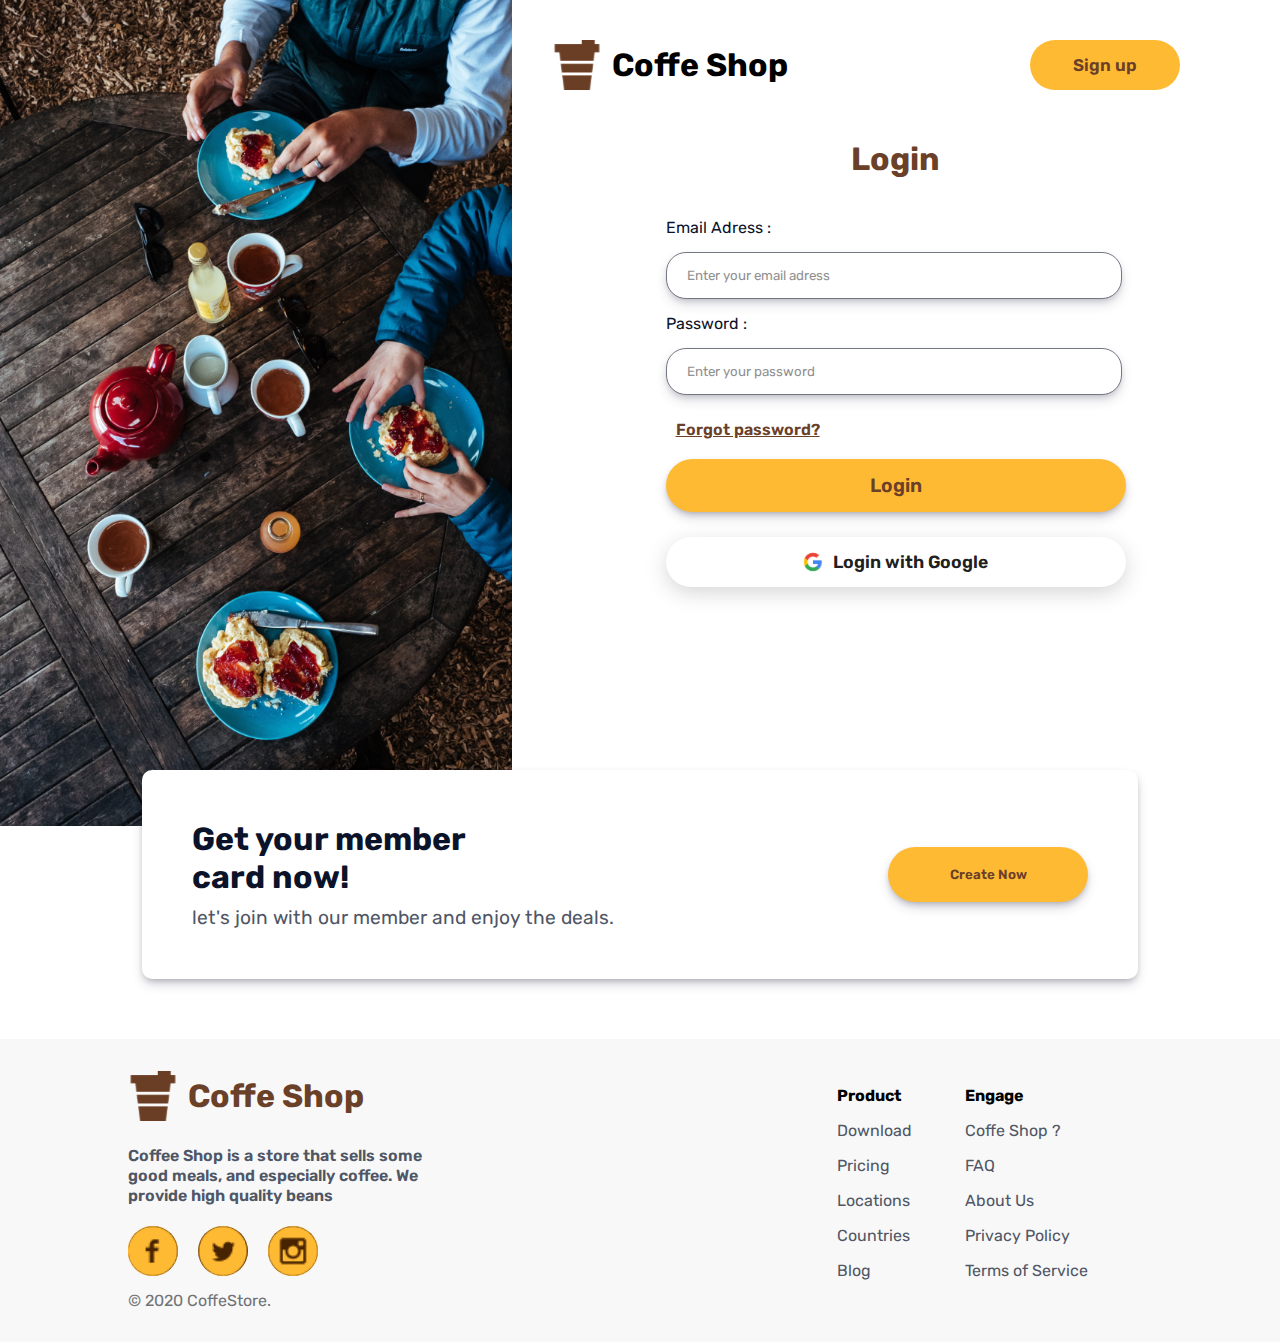
<file: Login/index.html>
<!DOCTYPE html>
<html lang="en">
<head>
  <meta charset="UTF-8">
  <meta http-equiv="X-UA-Compatible" content="IE=edge">
  <meta name="viewport" content="width=device-width, initial-scale=1.0">
  <meta name="description" content="Login Coffe Shop">
  <title>Login</title>
  <!-- Link css external -->
  <link rel="stylesheet" href="./index.css">
  <link rel="shortcut icon" href="./Footer/Socmed/icon-coffe.svg" />

  <!-- link font -->
  <link rel="preconnect" href="https://fonts.googleapis.com">
  <link rel="preconnect" href="https://fonts.gstatic.com" crossorigin>
  <link href="https://fonts.googleapis.com/css2?family=Rubik&display=swap" rel="stylesheet">
</head>
<body>
  <main>
    <div class="mainPage">
      <section class="banner">
        <img src="./images/background-hero.png" alt="background-benner" width="100%" height="auto" />
      </section>
      <section class="form-table">
        <div class="heading">
          <div class="logo">
            <img src="./Footer/Socmed/icon-coffe.svg" alt="logo" width="50px" height="50px" />
            <h1 class="logo-title">Coffe Shop</h1>
          </div>
          <button class="signUp">
            <a href="../SignUp/index.html">Sign up</a>
          </button>
        </div>
        <div class="form">
          <h1 class="title-form">Login</h1>
          <div class="form-input">
            <p class="title-email">Email Adress : </p>
            <input type="text" placeholder="Enter your email adress" class="input" />
            <p class="title-pass">Password : </p>
            <input type="password" placeholder="Enter your password" class="input" />
            <a href="../LostPassword/index.html" class="forgot">Forgot password?</a>
          </div>
          <button class="btn login">
            <a href="">
              Login
            </a>
          </button>
          <br />
          <button class="btn google">
            <img src="./icon/google.svg" alt="" width="20px" height="20px" />
            <a href="">Login with Google</a>
          </button>
        </div>
      </section>
      <section class="card">
        <div class="card-info">
          <h2 class="title card-title">Get your member <br /> card now!</h2>
          <p class="description card-description">let's join with our member and enjoy the deals.</p>
        </div>
        <button class="btn create">Create Now</button>
      </section>
    </div>
  </main>
  <footer>
    <div class="mainFooter">
      <section class="info">
        <div class="logo-footer">
          <a href="../index.html" style="display: flex; align-items: center; text-decoration: none;">
            <img src="./Footer/Socmed/icon-coffe.svg" alt="logo" width="50px" height="50px" />
            <h1 class="logo-title" style="color: #6A4029;">Coffe Shop</h1>
          </a>
        </div>
        <p class="description info-description">Coffee Shop is a store that sells some <br /> good meals, and especially coffee. We <br /> provide high quality beans</p>
        <div class="media">
          <div class="sosialMedia" style="margin-left: 0;">
            <img src="./Footer/Socmed/Facebook.png" alt="" width="100%" />
          </div>
          <div class="sosialMedia">
            <img src="./Footer/Socmed/twitter.png" alt="" width="100%">
          </div>
          <div class="sosialMedia">
            <img src="./Footer/Socmed/Instagram.png" alt="" width="100%">
          </div>
        </div>
        <p class="copyRight">&copy; 2020 CoffeStore.
      </section>
      <section class="menu">
        <div class="menu-footer">
          <h4 class="menu-heading">Product</h4>
          <ul>
            <li>Download</li>
            <li>Pricing</li>
            <li>Locations</li>
            <li>Countries</li>
            <li>Blog</li>
          </ul>
        </div>
        <div class="faq-footer">
          <h4 class="menu-heading">Engage</h4>
          <ul>
            <li>Coffe Shop ? </li>
            <li>FAQ</li>
            <li>About Us</li>
            <li>Privacy Policy</li>
            <li>Terms of Service</li>
          </ul>
        </div>
      </section>
    </div>
  </footer>
</body>
</html>
</file>
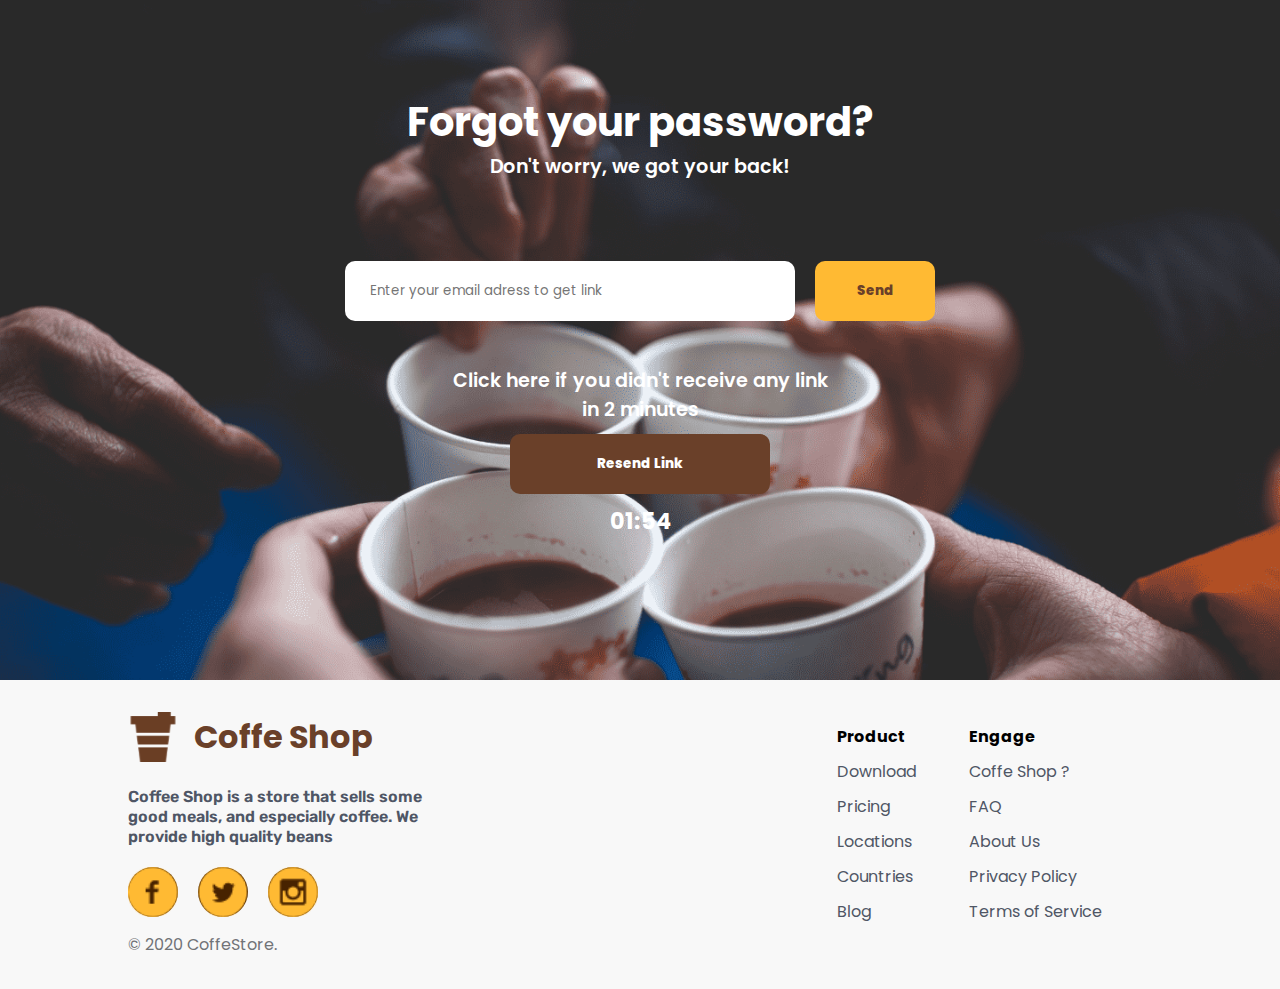
<file: LostPassword/index.html>
<!DOCTYPE html>
<html lang="en">
<head>
  <meta charset="UTF-8">
  <meta http-equiv="X-UA-Compatible" content="IE=edge">
  <meta name="viewport" content="width=device-width, initial-scale=1.0">
    <meta name="description" content="Forgot Password">
  <title>Forgot Password</title>
  <!-- Link Css -->
  <link rel="stylesheet" href="./index.css">
    <link rel="shortcut icon" href="./Footer/Socmed/icon-coffe.svg" />

  <!-- Link font -->
  <!-- Poppins -->
  <link rel="preconnect" href="https://fonts.googleapis.com">
  <link rel="preconnect" href="https://fonts.gstatic.com" crossorigin>
  <link href="https://fonts.googleapis.com/css2?family=Poppins:ital,wght@0,300;1,400&display=swap" rel="stylesheet">

  <!-- Link font Rubik -->
  <link rel="preconnect" href="https://fonts.googleapis.com">
  <link rel="preconnect" href="https://fonts.gstatic.com" crossorigin>
  <link href="https://fonts.googleapis.com/css2?family=Rubik&display=swap" rel="stylesheet">
</head>
<body>
  <main>
    <div class="main-container">
      <section class="benner">
        <div class="container">
          <h1 class="title">Forgot your password?</h1>
          <p class="description">Don't worry, we got your back!</p>
          <div class="form">
            <input type="text" class="input" placeholder="Enter your email adress to get link" />
            <button class="btn send">Send</button>
          </div>
          <p class="description" style="margin-top: 15px; margin-bottom: 10px;">Click here if you didn't receive any link
          <br /> in 2 minutes</p>
          <button class="btn resend">Resend Link</button>
          <p class="description time">01:54</p>
        </div>
      </section>
    </div>
  </main>
  <footer>
    <div class="mainFooter">
      <section class="info">
        <div class="logo-footer">
          <a href="../index.html" style="display: flex; gap: 1rem; align-items: center; text-decoration: none;">
            <img src="./Footer/Socmed/icon-coffe.svg" alt="logo" width="50px" height="50px" />
            <h1 class="logo-title" style="color: #6A4029;">Coffe Shop</h1>
          </a>
        </div>
        <p class="info-description">Coffee Shop is a store that sells some <br /> good meals, and especially coffee. We <br /> provide high quality beans</p>
        <div class="media">
          <div class="sosialMedia" style="margin-left: 0;">
            <img src="./Footer/Socmed/Facebook.png" alt="" width="100%" height="auto" />
          </div>
          <div class="sosialMedia">
            <img src="./Footer/Socmed/twitter.png" alt="" width="100%" height="auto" />
          </div>
          <div class="sosialMedia">
            <img src="./Footer/Socmed/Instagram.png" alt="" width="100%" height="auto" />
          </div>
        </div>
        <p class="copyRight">&copy; 2020 CoffeStore.
      </section>
      <section class="menu">
        <div class="menu-footer">
          <h4 class="menu-heading">Product</h4>
          <ul>
            <li>Download</li>
            <li>Pricing</li>
            <li>Locations</li>
            <li>Countries</li>
            <li>Blog</li>
          </ul>
        </div>
        <div class="faq-footer">
          <h4 class="menu-heading">Engage</h4>
          <ul>
            <li>Coffe Shop ? </li>
            <li>FAQ</li>
            <li>About Us</li>
            <li>Privacy Policy</li>
            <li>Terms of Service</li>
          </ul>
        </div>
      </section>
    </div>
  </footer>
</body>
</html>
</file>
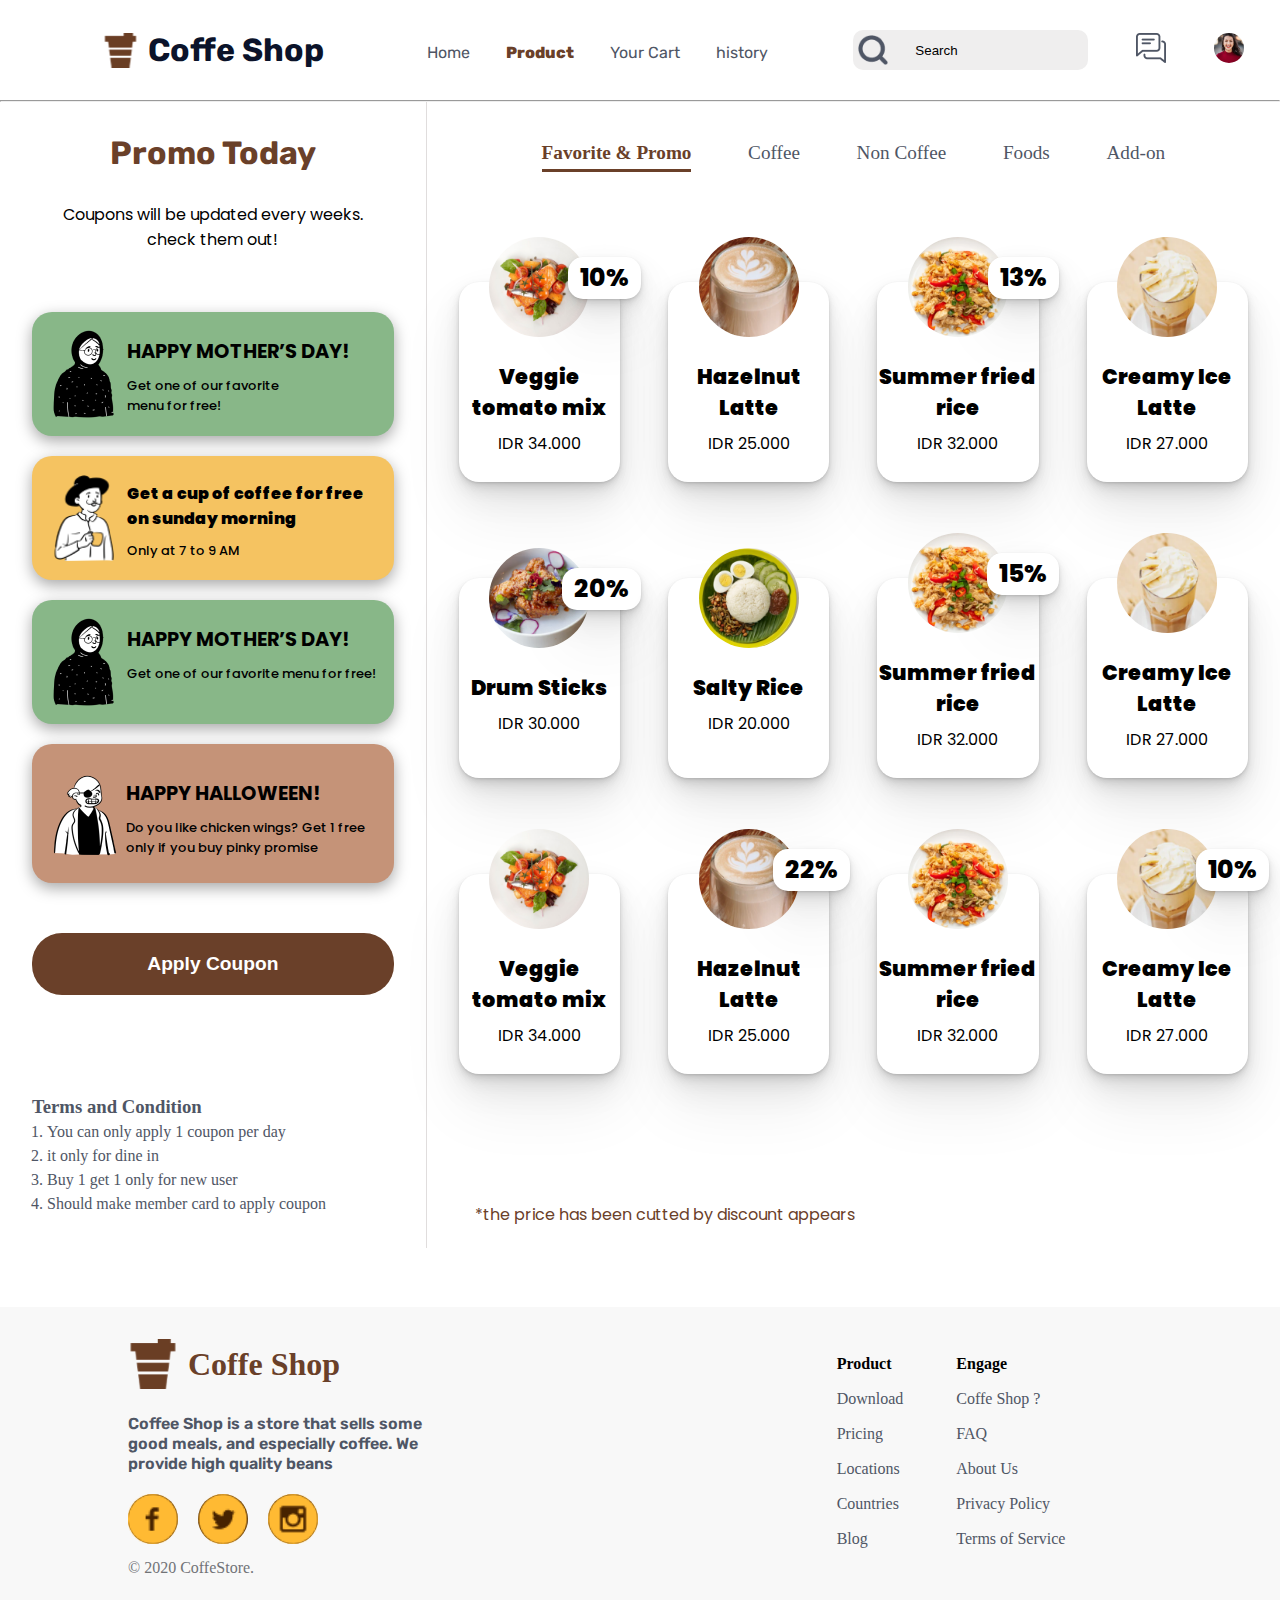
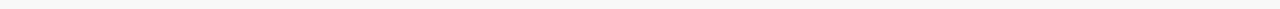
<file: ProductCust/index.html>
<!DOCTYPE html>
<html lang="en">
<head>
  <meta charset="UTF-8">
  <meta http-equiv="X-UA-Compatible" content="IE=edge">
  <meta name="viewport" content="width=device-width, initial-scale=1.0">
  <meta name="description" content="Product Cust Coffe Shop">
  <title>Product Cust</title>

  <!-- Link css external -->
  <link rel="stylesheet" href="./index.css">
  <link rel="shortcut icon" href="./assets/header/icon-coffe.svg" />

  <!-- Link Font  -->
  <!-- Poppins -->
  <link rel="preconnect" href="https://fonts.googleapis.com">
  <link rel="preconnect" href="https://fonts.gstatic.com" crossorigin>
  <link href="https://fonts.googleapis.com/css2?family=Poppins:ital,wght@0,300;1,400&display=swap" rel="stylesheet">

  <!-- Link font Rubik -->
  <link rel="preconnect" href="https://fonts.googleapis.com">
  <link rel="preconnect" href="https://fonts.gstatic.com" crossorigin>
  <link href="https://fonts.googleapis.com/css2?family=Rubik&display=swap" rel="stylesheet">

</head>
<body>
  <header>
    <div class="heading">
      <div class="container-header">
        <section class="logo-container">
          <div class="logo">
            <img src="assets/header/icon-coffe.svg" alt="logo" width="35px" height="35px" />
            <h1 class="logo-title">Coffe Shop</h1>
          </div>
          <div class="hamburger">
            <img src="./assets/header/menu-icon.svg" alt="" width="30%" style="margin-right: 30%;" height="auto" />
          </div>
        </section>
        <nav class="navLink">
          <ul>
            <li>
              <a href="../index.html" style="text-decoration: none; color: #4F5665;">Home</a></li>
            <li class="active">Product</li>
            <li>Your Cart</li>
            <li>history</li>
          </ul>
        </nav>
        <section class="navInfo">
          <div class="hamburger-tablet">
            <img src="./assets/header/menu-icon.svg" alt="hamburger" width="30%" style="margin-right: 30%;" height="auto" />
          </div>
          <div class="container-navInfo">
            <div class="container-search">
              <img src="./assets/header/Vector.png" alt="Seacrh" width="30" class="pointer" height="auto" />
              <label for="search">
                <input type="search" class="search" value="Search" id="search" />
                <!-- search -->
              </label>
            </div>
            <div class="message"> 
              <img src="./assets/header/chat (1) 1.png" alt="message" width="30" class="pointer" height="auto" />
            </div>
            <div class="profile">
              <a href="../Profile/index.html">
                <img src="./assets/header/image 39.png" alt="profile" width="30" class="profile-info pointer" height="auto" />
              </a>
            </div>
          </div>
        </section>
      </div>
    </div>
  </header>
  <hr />
  <main>
    <div class="main-container">
      <!-- section left -->
      <div class="container-bigCard">
        <section class="bigCard">
          <div class="bigCard-center">
            <h1 class="title">Promo Today</h1>
            <p class="description-promo">Coupons will be updated every weeks. <br/ > check them out!</p>
            <div class="container-card">
              <div class="card-promo card1">
                <img src="./assets/PromoCard/image 46.png"alt="" width="85px" height="auto" />
                <div class="info-promoCard">
                  <h2 class="info-title">HAPPY MOTHER’S DAY!</h2>
                  <p class="promo-description">Get one of our favorite <br /> menu for free!</p>
                </div>
              </div>
              <div class="card-promo card2">
                <img src="./assets/PromoCard/image 43.png"alt="" width="85px" height="auto" />
                <div class="info-promoCard">
                  <h2 class="info-title" style="font-size: 16px; font-weight: 900;">Get a cup of coffee for free <br /> on sunday morning</h2>
                  <p class="promo-description">Only at 7 to 9 AM</p>
                </div>
              </div>
              <div class="card-promo card3">
                <img src="./assets/PromoCard/image 46.png"alt="" width="85px" height="auto" />
                <div class="info-promoCard">
                  <h2 class="info-title">HAPPY MOTHER’S DAY!</h2>
                  <p class="promo-description">Get one of our favorite menu for free!</p>
                </div>
              </div>
              <div class="card-promo card4">
                <img src="./assets/PromoCard/image 45.png"alt="" width="85px" height="auto" />
                <div class="info-promoCard">
                  <h2 class="info-title" style="margin-top: 20px;">HAPPY HALLOWEEN!</h2>
                  <p class="promo-description">Do you like chicken wings? Get 1 free only if you buy pinky promise</p>
                </div>
              </div>
              <div class="card-btn">
                <button class="btn">Apply Coupon</button>
              </div>
              <div class="condition">
                <h3 class="conditionTitle">Terms and Condition</h3>
                <ol class="conditionDesc">
                  <li>You can only apply 1 coupon per day</li>
                  <li>it only for dine in</li>
                  <li>Buy 1 get 1 only for new user</li>
                  <li>Should make member card to apply coupon</li>
                </ol>
              </div>
            </div>
          </div>
        </section>
      </div>
  
      <!-- section right -->
      <div class="container-product">
        <section class="product">
          <nav class="promoNav">
            <div class="container-dropdown">
              <select name="menu-favorite" id="" class="dropdown">
                <option value="">Favorite & Promo</option>
                <option value="">Coffe</option>
                <option value="">Non Coffe</option>
                <option value="">Foods</option>
                <option value="">Add-on</option>
              </select>
            </div>
            <ul>
              <li class="active activePromo">Favorite & Promo</li>
              <li>Coffee</li>
              <li>Non Coffee</li>
              <li>Foods</li>
              <li>Add-on</li>
            </ul>
          </nav>
          <div class="containerCard">
            <div class="componenCard">
              <div class="card">
                <a href="../ProductDetailCust/index.html" style="text-decoration: none; color: #000;">
                  <div class="img img1">
                    <div class="discount">
                      <p>10%</p>
                    </div>
                  </div>
                </a>
                <div class="card-body">
                  <h4 class="cardTitle">Veggie tomato mix</h4>
                  <p class="cardPrice">IDR 34.000</p>
                </div>
              </div>
            </div>
            <div class="componenCard">
              <div class="card">
                <div class="img img2"></div>
                <div class="card-body">
                  <h4 class="cardTitle">Hazelnut Latte</h4>
                  <p class="cardPrice">IDR 25.000</p>
                </div>
              </div>
            </div>
            <div class="componenCard">
              <div class="card">
                <div class="img img3">
                  <div class="discount">
                    <p>13%</p>
                  </div>
                </div>
                <div class="card-body">
                  <h4 class="cardTitle">Summer fried rice</h4>
                  <p class="cardPrice">IDR 32.000</p>
                </div>
              </div>
            </div>
            <div class="componenCard">
              <div class="card">
                <div class="img img4"></div>
                <div class="card-body">
                  <h4 class="cardTitle">Creamy Ice Latte</h4>
                  <p class="cardPrice">IDR 27.000</p>
                </div>
              </div>
            </div>
            <div class="componenCard">
              <div class="card">
                <div class="img img5">
                  <div class="discount">
                    <p>20%</p>
                  </div>
                </div>
                <div class="card-body">
                  <h4 class="cardTitle">Drum Sticks</h4>
                  <p class="cardPrice">IDR 30.000</p>
                </div>
              </div>
            </div>
            <div class="componenCard">
              <div class="card">
                <div class="img img6"></div>
                <div class="card-body">
                  <h4 class="cardTitle">Salty Rice</h4>
                  <p class="cardPrice">IDR 20.000</p>
                </div>
              </div>
            </div>
            <div class="componenCard">
              <div class="card">
                <div class="img img3">
                  <div class="discount">
                    <p>15%</p>
                  </div>
                </div>
                <div class="card-body">
                  <h4 class="cardTitle">Summer fried rice</h4>
                  <p class="cardPrice">IDR 32.000</p>
                </div>
              </div>
            </div>
            <div class="componenCard">
              <div class="card">
                <div class="img img4"></div>
                <div class="card-body">
                  <h4 class="cardTitle">Creamy Ice Latte</h4>
                  <p class="cardPrice">IDR 27.000</p>
                </div>
              </div>
            </div>
            <div class="componenCard">
              <div class="card">
                <div class="img img1"></div>
                <div class="card-body">
                  <h4 class="cardTitle">Veggie tomato mix</h4>
                  <p class="cardPrice">IDR 34.000</p>
                </div>
              </div>
            </div>
            <div class="componenCard">
              <div class="card">
                <div class="img img2">
                  <div class="discount">
                    <p>22%</p>
                  </div>
                </div>
                <div class="card-body">
                  <h4 class="cardTitle">Hazelnut Latte</h4>
                  <p class="cardPrice">IDR 25.000</p>
                </div>
              </div>
            </div>
            <div class="componenCard">
              <div class="card">
                <div class="img img3"></div>
                <div class="card-body">
                  <h4 class="cardTitle">Summer fried rice</h4>
                  <p class="cardPrice">IDR 32.000</p>
                </div>
              </div>
            </div>
            <div class="componenCard">
              <div class="card">
                <div class="img img4">
                  <div class="discount">
                    <p>10%</p>
                  </div>
                </div>
                <div class="card-body">
                  <h4 class="cardTitle">Creamy Ice Latte</h4>
                  <p class="cardPrice">IDR 27.000</p>
                </div>
              </div>
            </div>
          </div>
          <p class="promo-info">*the price has been cutted by discount appears</p>
        </section>
      </div>
    </div>
  </main>
  <footer>
    <div class="mainFooter">
      <section class="info">
        <div class="logo-footer">
          <a href="../index.html" style="display: flex; align-items: center; text-decoration: none;">
            <img src="./assets/header/icon-coffe.svg" alt="logo" width="50px" height="50px" />
            <h1 class="logo-title" style="color: #6A4029;">Coffe Shop</h1>
          </a>
        </div>
        <p class="info-description">Coffee Shop is a store that sells some <br /> good meals, and especially coffee. We <br /> provide high quality beans</p>
        <div class="media">
          <div class="sosialMedia" style="margin-left: 0;">
            <img src="./assets/Footer/Socmed/Facebook.png" alt="" width="100%">
          </div>
          <div class="sosialMedia">
            <img src="./assets/Footer/Socmed/twitter.png" alt="" width="100%">
          </div>
          <div class="sosialMedia">
            <img src="./assets/Footer/Socmed/Instagram.png" alt="" width="100%">
          </div>
        </div>
        <p class="copyRight">&copy; 2020 CoffeStore.
      </section>
      <section class="menu">
        <div class="menu-footer">
          <h4 class="menu-heading">Product</h4>
          <ul>
            <li>Download</li>
            <li>Pricing</li>
            <li>Locations</li>
            <li>Countries</li>
            <li>Blog</li>
          </ul>
        </div>
        <div class="faq-footer">
          <h4 class="menu-heading">Engage</h4>
          <ul>
            <li>Coffe Shop ? </li>
            <li>FAQ</li>
            <li>About Us</li>
            <li>Privacy Policy</li>
            <li>Terms of Service</li>
          </ul>
        </div>
      </section>
    </div>
  </footer>
</body>
</html>
</file>
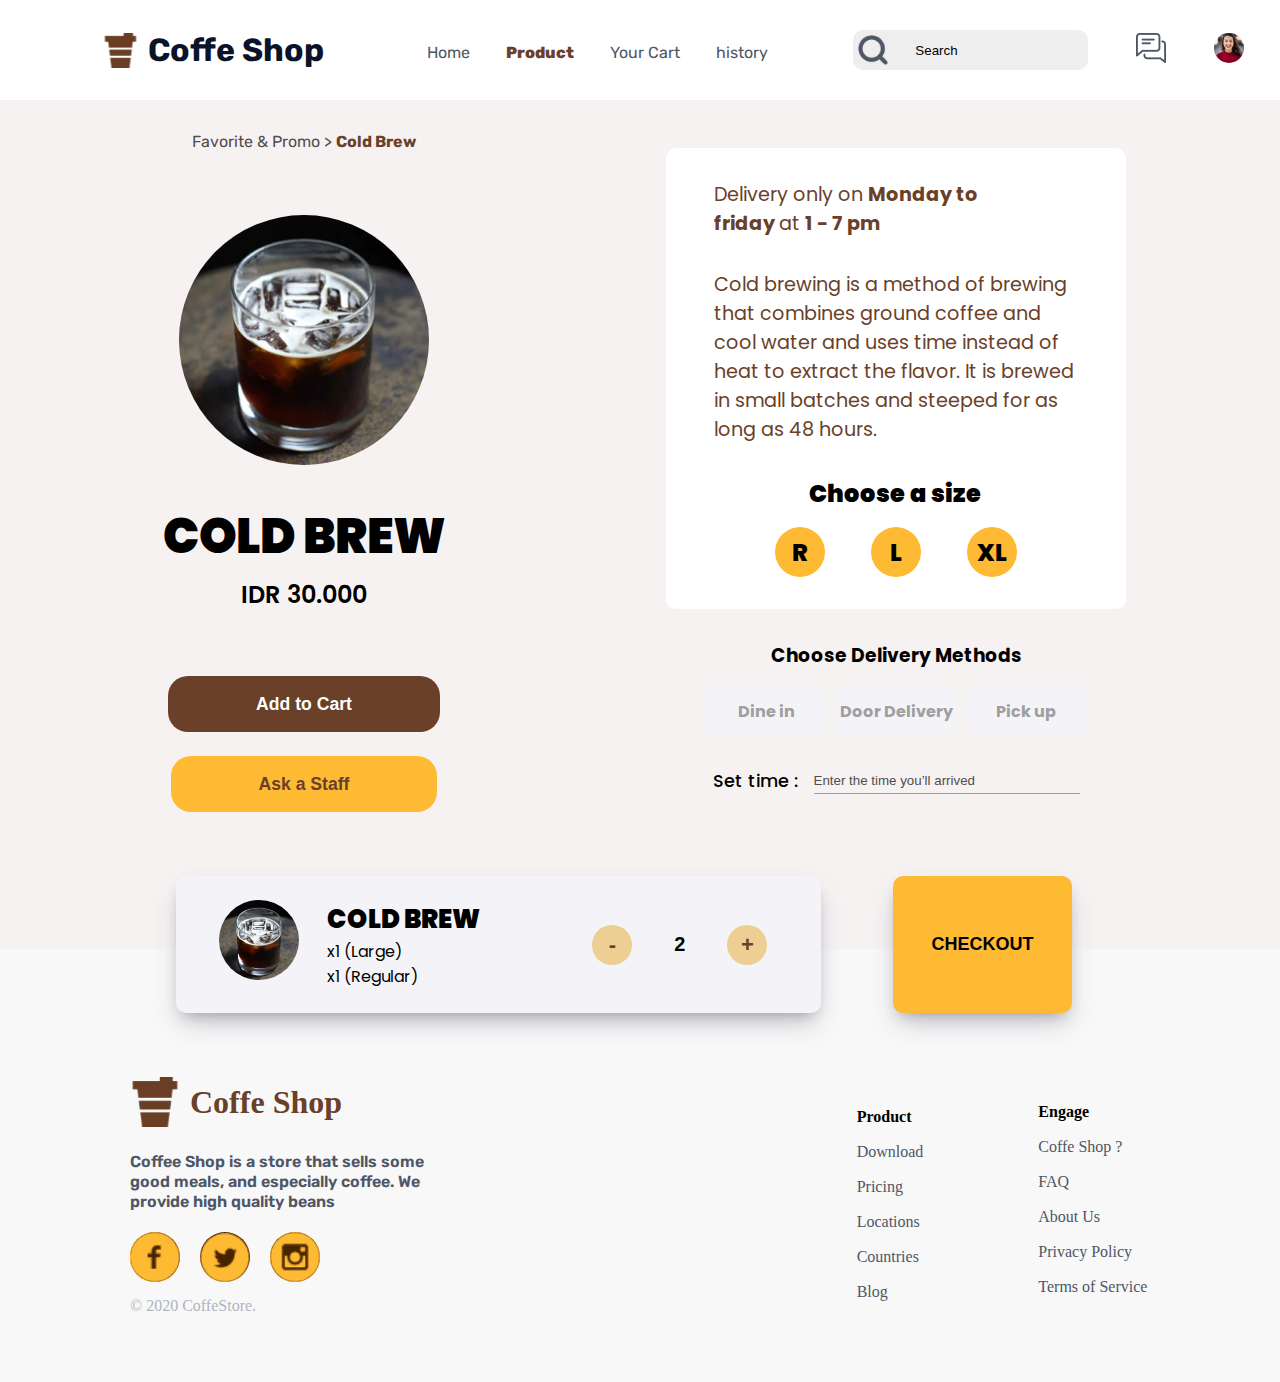
<file: ProductDetailCust/index.html>
<!DOCTYPE html>
<html lang="en">
<head>
  <meta charset="UTF-8">
  <meta http-equiv="X-UA-Compatible" content="IE=edge">
  <meta name="viewport" content="width=device-width, initial-scale=1.0">
    <meta name="description" content="Product Detail Coffe Shop">
  <title>Product Detail Cust</title>
  <link rel="stylesheet" href="./index.css">
  <link rel="shortcut icon" href="./assets/header/icon-coffe.svg" />

  <!-- Link Font  -->
  <!-- Poppins -->
  <link rel="preconnect" href="https://fonts.googleapis.com">
  <link rel="preconnect" href="https://fonts.gstatic.com" crossorigin>
  <link href="https://fonts.googleapis.com/css2?family=Poppins:ital,wght@0,300;1,400&display=swap" rel="stylesheet">

  <!-- Link font Rubik -->
  <link rel="preconnect" href="https://fonts.googleapis.com">
  <link rel="preconnect" href="https://fonts.gstatic.com" crossorigin>
  <link href="https://fonts.googleapis.com/css2?family=Rubik&display=swap" rel="stylesheet">
</head>
<body>
  <header>
    <div class="heading">
      <div class="container-header">
        <section class="logo-container">
          <div class="logo">
            <img src="./assets/header/icon-coffe.svg" alt="logo" width="35px" height="35px" />
            <h1 class="logo-title">Coffe Shop</h1>
          </div>
          <div class="hamburger">
            <img src="./assets/header/menu-icon.svg" alt="" width="30%" style="margin-right: 30%;" />
          </div>
        </section>
        <nav class="navLink">
          <ul>
            <li><a href="../index.html" style="text-decoration: none; color: #4F5665;">Home</a></li>
            <li class="active">Product</li>
            <li>Your Cart</li>
            <li>history</li>
          </ul>
        </nav>
        <section class="navInfo">
          <div class="hamburger-tablet">
            <img src="./assets/header/menu-icon.svg" alt="" width="30%" style="margin-right: 30%;" />
          </div>
          <div class="container-navInfo">
            <div class="container-search">
              <img src="./assets/header/Vector.png" alt="Seacrh" width="30" class="pointer" />
              <input type="search" class="search" value="Search">
            </div>
            <div class="message"> 
              <img src="./assets/header/chat (1) 1.png" alt="message" width="30" class="pointer" />
            </div>
            <div class="profile">
              <a href="../Profile/index.html">
                <img src="./assets/header/image 39.png" alt="profile" width="30" class="profile-info pointer" height="auto" />
              </a>
            </div>
          </div>
        </section>
      </div>
    </div>
  </header>
  <main>
    <div class="main-container">
      <section class="main-body">
        <section class="body-left">
          <div class="container-body-left">
            <div class="center-body">
              <div class="body-left-header">
                <p class="description">Favorite & Promo > <span class="bold">Cold Brew</span></p>
              </div>
              <div class="img-body-left"></div>
              <h1 class="title-body">COLD BREW</h1>
              <h2 class="price">IDR 30.000</h2>
              <button class="add">Add to Cart</button>
              <button class="ask">Ask a Staff</button>
          </div>
        </div>
        </section>
        <section class="body-right">
          <div class="container-body-right">
            <div class="container-size">
              <p class="schedule">Delivery only on <span class="bold">Monday to <br />friday </span> at <span class="bold">1 - 7 pm</span></p>
              <p class="description-body">
                Cold brewing is a method of brewing that combines ground coffee and cool water and uses time instead of heat to extract the flavor. It is brewed in small batches and steeped for as long as 48 hours.
              </p>
              <h3 class="title-size">Choose a size</h3>
              <div class="container-choose-size">
                <div class="choose-size">
                  <label for="r">
                    <input type="radio" name="size" id="r">
                    R
                    <span></span>
                  </label>
                  <label for="l">
                    <input type="radio" name="size" id="l">
                    L
                    <span></span>
                  </label>
                  <label for="xl">
                    <input type="radio" name="size" id="xl">
                    XL
                    <span></span>
                  </label>
                </div>
              </div>
            </div>
            <div class="methods">
              <div class="container-methods">
                <div class="header-methods">
                  <h3 class="methods-title">Choose Delivery Methods</h3>
                </div>
                <div class="choose-methods">
                  <label for="dine">
                    <input type="radio" name="delivery-method" id="dine">
                    <span></span>
                    <h4>Dine in</h4>
                  </label>
                  <label for="door">
                    <input type="radio" name="delivery-method" id="door">
                    <span></span>
                    <h4>Door Delivery</h4>
                  </label>
                  <label for="pick">
                    <input type="radio" name="delivery-method" id="pick">
                    <span></span>
                    <h4>Pick up</h4>
                  </label>
                </div>
                <div class="container-set-time">
                  <p class="set-time">Set time :</p>
                  <input type="text" class="set-time-value" value="Enter the time you’ll arrived" />
                </div>
              </div>
            </div>
          </div>
        </section>
      </section>
      <section class="body-footer">
        <div class="container-body-footer">
          <div class="card-product">
            <div class="container-card-img">
              <div class="img-card"></div>
            </div>
            <div class="body-card">
              <p class="title-card">COLD BREW</p>
              <p class="description-card">x1 (Large)</p>
              <p class="description-card">x1 (Regular)</p>
            </div>
            <div class="footer-card">
              <button class="minus">-</button>
              <input type="text" class="value" value="2">
              <button class="plus">+</button>
            </div>
          </div>
          <div class="container-btn">
            <button class="btn-checkout">CHECKOUT</button>
          </div>
        </div>
      </section>
    </div>
  </main>
  <footer>
    <div class="mainFooter">
      <section class="info">
        <div class="logo-footer">
          <a href="../index.html" style="display: flex; align-items: center; text-decoration: none;">
            <img src="./assets/header/icon-coffe.svg" alt="logo" width="50px" height="50px" />
            <h1 class="logo-title" style="color: #6A4029;">Coffe Shop</h1>
          </a>
        </div>
        <p class="info-description">Coffee Shop is a store that sells some <br /> good meals, and especially coffee. We <br /> provide high quality beans</p>
        <div class="media">
          <div class="sosialMedia" style="margin-left: 0;">
            <img src="./assets/Footer/Socmed/Facebook.png" alt="" width="100%">
          </div>
          <div class="sosialMedia">
            <img src="./assets/Footer/Socmed/twitter.png" alt="" width="100%">
          </div>
          <div class="sosialMedia">
            <img src="./assets/Footer/Socmed/Instagram.png" alt="" width="100%">
          </div>
        </div>
        <p class="copyRight">&copy; 2020 CoffeStore.
      </section>
      <section class="menu">
        <div class="menu-footer">
          <h4 class="menu-heading">Product</h4>
          <ul>
            <li>Download</li>
            <li>Pricing</li>
            <li>Locations</li>
            <li>Countries</li>
            <li>Blog</li>
          </ul>
        </div>
        <div class="faq-footer">
          <h4 class="menu-heading">Engage</h4>
          <ul>
            <li>Coffe Shop ? </li>
            <li>FAQ</li>
            <li>About Us</li>
            <li>Privacy Policy</li>
            <li>Terms of Service</li>
          </ul>
        </div>
      </section>
    </div>
  </footer>
</body>
</html>
</file>
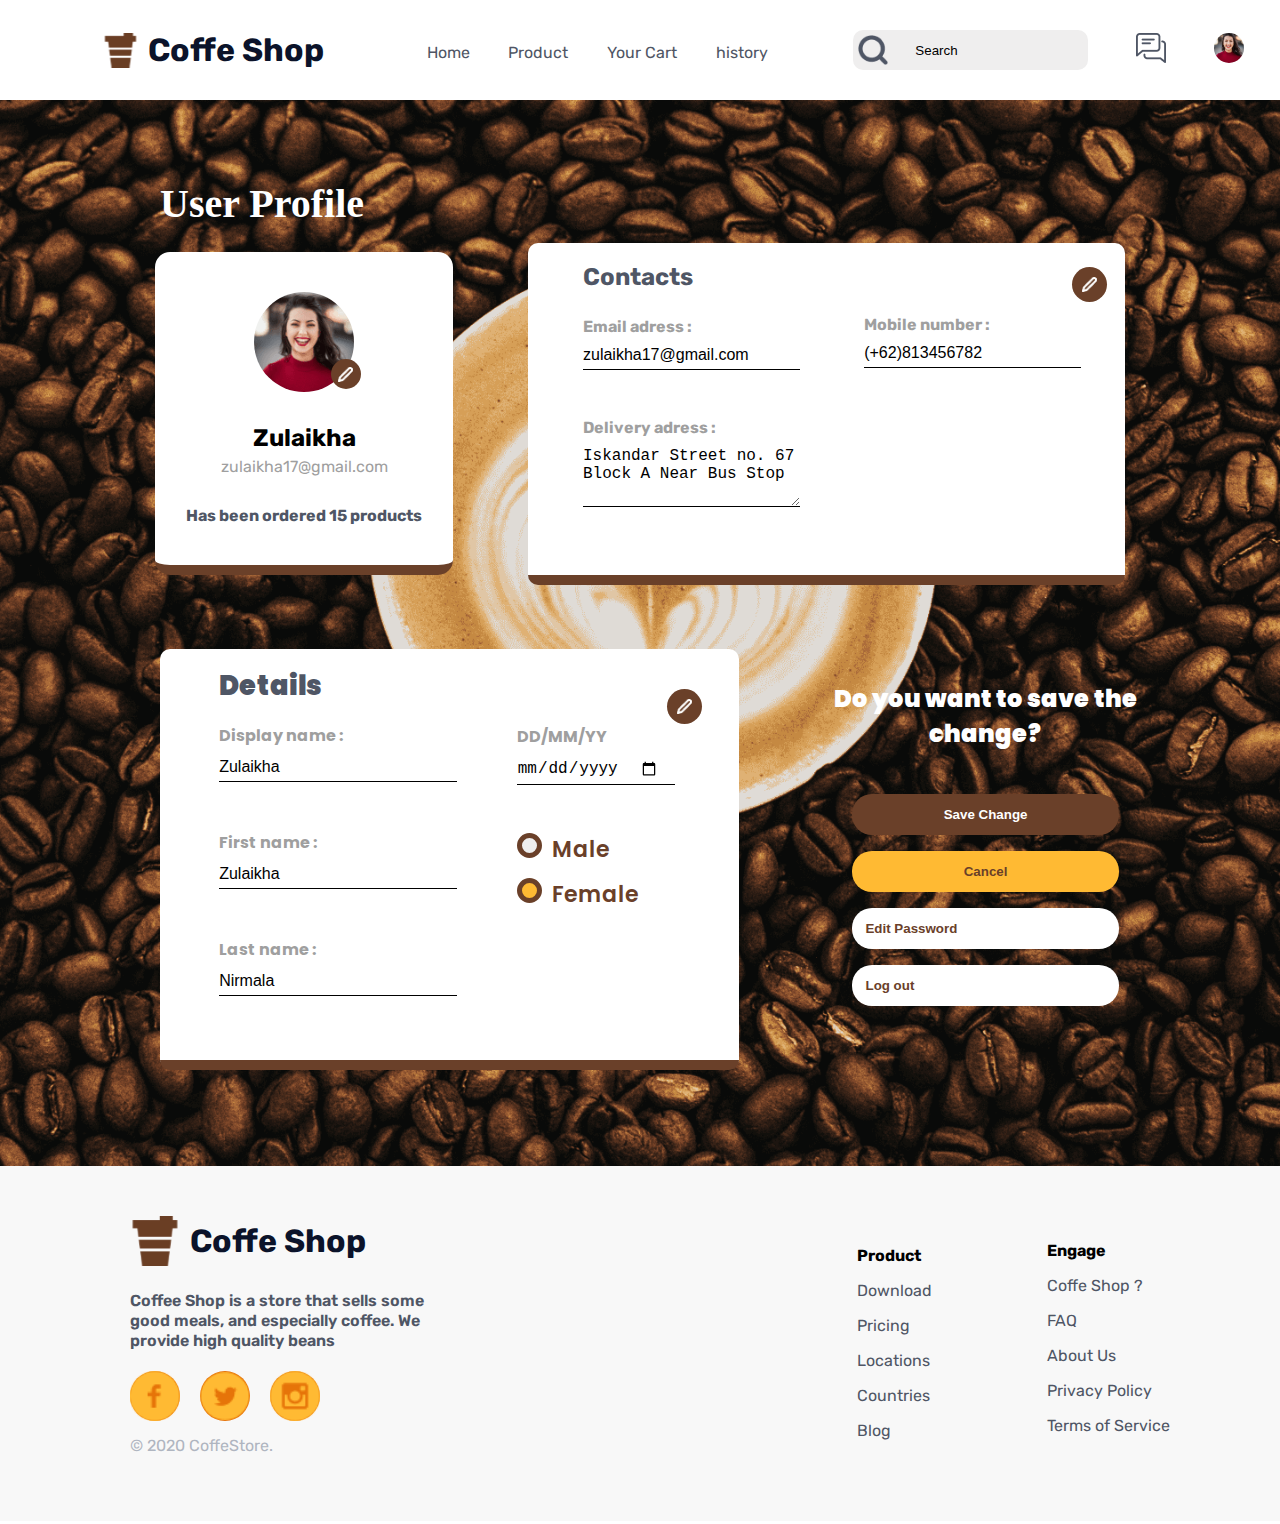
<file: Profile/index.html>
<!DOCTYPE html>
<html lang="en">
<head>
  <meta charset="UTF-8">
  <meta http-equiv="X-UA-Compatible" content="IE=edge">
  <meta name="viewport" content="width=device-width, initial-scale=1.0">
  <meta name="description" content="Profile Coffe Shop">
  <title>Profile</title>
  <!-- Link Css external -->
  <link rel="stylesheet" href="./index.css">
  <link rel="shortcut icon" href="./assets/header/icon-coffe.svg" />

    <!-- Link Font  -->
  <!-- Poppins -->
  <link rel="preconnect" href="https://fonts.googleapis.com">
  <link rel="preconnect" href="https://fonts.gstatic.com" crossorigin>
  <link href="https://fonts.googleapis.com/css2?family=Poppins:ital,wght@0,300;1,400&display=swap" rel="stylesheet">

  <!-- Link font Rubik -->
  <link rel="preconnect" href="https://fonts.googleapis.com">
  <link rel="preconnect" href="https://fonts.gstatic.com" crossorigin>
  <link href="https://fonts.googleapis.com/css2?family=Rubik&display=swap" rel="stylesheet">
</head>
<body>
  <header>
    <div class="heading">
      <div class="container-header">
        <section class="logo-container">
          <div class="logo">
            <img src="./assets/header/icon-coffe.svg" alt="logo" width="35px" height="35px" />
            <h1 class="logo-title">Coffe Shop</h1>
          </div>
          <div class="hamburger">
            <img src="./assets/header/menu-icon.svg" alt="" width="30%" style="margin-right: 30%;" height="auto" />
          </div>
        </section>
        <nav class="navLink">
          <ul>
            <li>
              <a href="../index.html" style="text-decoration: none; color: #4F5665;">Home</a></li>
            <li>
              <a href="../ProductCust/index.html" style="text-decoration: none; color: #4F5665;">Product</a>
            </li>
            <li>Your Cart</li>
            <li>history</li>
          </ul>
        </nav>
        <section class="navInfo">
          <div class="container-navInfo">
            <div class="container-search">
              <img src="./assets/header/Vector.png" alt="Seacrh" width="30" class="pointer" height="auto" />
              <input type="search" class="search" value="Search">
            </div>
            <div class="message"> 
              <img src="./assets/header/chat (1) 1.png" alt="message" width="30" class="pointer" height="auto" />
            </div>
            <div class="profile">
              <img src="./assets/header/image 39.png" alt="profile" width="30" class="profile-info pointer" height="auto" />
            </div>
          </div>
        </section>
      </div>
    </div>
  </header>
  <main>
    <section class="benner">
      <div class="container-main">
        <div class="main-header">
          <p class="header-title">User Profile</p>
        </div>
        <div class="main-body">
          <div class="container-profile">
            <div class="card-profile">
              <div class="img-profile">
                <div class="icon-profile">
                  <img src="./assets/Images/Vector.png" alt="" width="15" height="15" class="image" height="auto"  />
                </div>
              </div>
              <h2 class="title-profile">Zulaikha</h2>
              <p class="email-profile">zulaikha17@gmail.com</p>
              <p class="description-profile">Has been ordered 15 products</p>
            </div>
          </div>
          <div class="container-contacts">
            <div class="separator-contacts">
              <div class="icon-contacts">
                <img src="./assets/Images/Vector.png" alt="" width="15" height="15" class="image" height="auto" />
              </div>
              <section class="left-contacts">
                <h2 class="contacts-title">Contacts</h2>
                <h4 class="form-title">Email adress :</h4>
                <input type="text" value="zulaikha17@gmail.com" class="input-contacts"/>
                <h4 class="form-title">Delivery adress :</h4>
                <!-- <label for=""></label> -->
                <textarea type="text" class="input-contacts" rows="3" cols="50" >Iskandar Street no. 67 Block A Near Bus Stop</textarea>
              </section>
              <section class="right-contacts">
                <h4 class="form-title">Mobile number :</h4>
                <input type="text" class="input-contacts" value="(+62)813456782" />
              </section>
            </div>
          </div>
        </div>
        <div class="main-footer">
          <div class="footer-container">
            <div class="container-details">
                <div class="body-detail">
                  <div class="icon-contacts">
                    <img src="./assets/Images/Vector.png" alt="" width="15" height="15" class="image" height="auto" />
                  </div>
                  <div class="left-detail">
                    <h2 class="title-detail">Details</h2>
                    <h4 class="form-title">Display name :</h4>
                    <input type="text" class="input-details" value="Zulaikha" />
                    <h4 class="form-title">First name :</h4>
                    <input type="text" class="input-details" value="Zulaikha" />
                    <h4 class="form-title">Last name :</h4>
                    <input type="text" class="input-details" value="Nirmala" />
                  </div>
                  <div class="right-detail">
                    <h4 class="form-title">
                      DD/MM/YY
                    </h4>
                    <input type="date" value="03/04/90" class="input-details" />
                  <div class="gender">
                    <form class="gender-form">
                        <div class="male">
                            <label class="container">Male
                                <input type="radio" checked="checked" name="radio">
                                <span class="checkmark"></span>
                              </label>
                        </div>
                        <div class="female">
                            <label class="container">Female
                                <input type="radio" checked="checked" name="radio">
                                <span class="checkmark"></span>
                              </label>
                        </div>
                    </form>
                </div>
                  </div>
                </div>
              </div>
              <div class="container-change">
                <div class="body-detailChange">
                  <h3 class="change-title">Do you want to save the change?</h3>
                  <button class="btn save">Save Change</button>
                  <button class="btn cancel">Cancel</button>
                  <button class="btn edit">Edit Password</button>
                  <button class="btn logout">Log out</button>
                </div>
              </div>
            </div>
          </div>
      </div>
    </section>
  </main>
  <footer>
    <div class="mainFooter">
      <section class="info">
        <div class="logo-footer">
            <img src="./assets/header/icon-coffe.svg" alt="logo" width="50px" height="50px" />
            <h1 class="logo-title">Coffe Shop</h1>
          </div>
        <p class="info-description">Coffee Shop is a store that sells some <br /> good meals, and especially coffee. We <br /> provide high quality beans</p>
        <div class="media">
          <div class="sosialMedia" style="margin-left: 0;">
            <img src="./assets/Footer/Socmed/Facebook.png" alt="" width="100%" height="auto" />
          </div>
          <div class="sosialMedia">
            <img src="./assets/Footer/Socmed/twitter.png" alt="" width="100%" height="auto" >
          </div>
          <div class="sosialMedia">
            <img src="./assets/Footer/Socmed/Instagram.png" alt="" width="100%" height="auto" />
          </div>
        </div>
        <p class="copyRight">&copy; 2020 CoffeStore.
      </section>
      <section class="menu">
        <div class="menu-footer">
          <h4 class="menu-heading">Product</h4>
          <ul>
            <li>Download</li>
            <li>Pricing</li>
            <li>Locations</li>
            <li>Countries</li>
            <li>Blog</li>
          </ul>
        </div>
        <div class="faq-footer">
          <h4 class="menu-heading">Engage</h4>
          <ul>
            <li>Coffe Shop ? </li>
            <li>FAQ</li>
            <li>About Us</li>
            <li>Privacy Policy</li>
            <li>Terms of Service</li>
          </ul>
        </div>
      </section>
    </div>
  </footer>
</body>
</html>
</file>
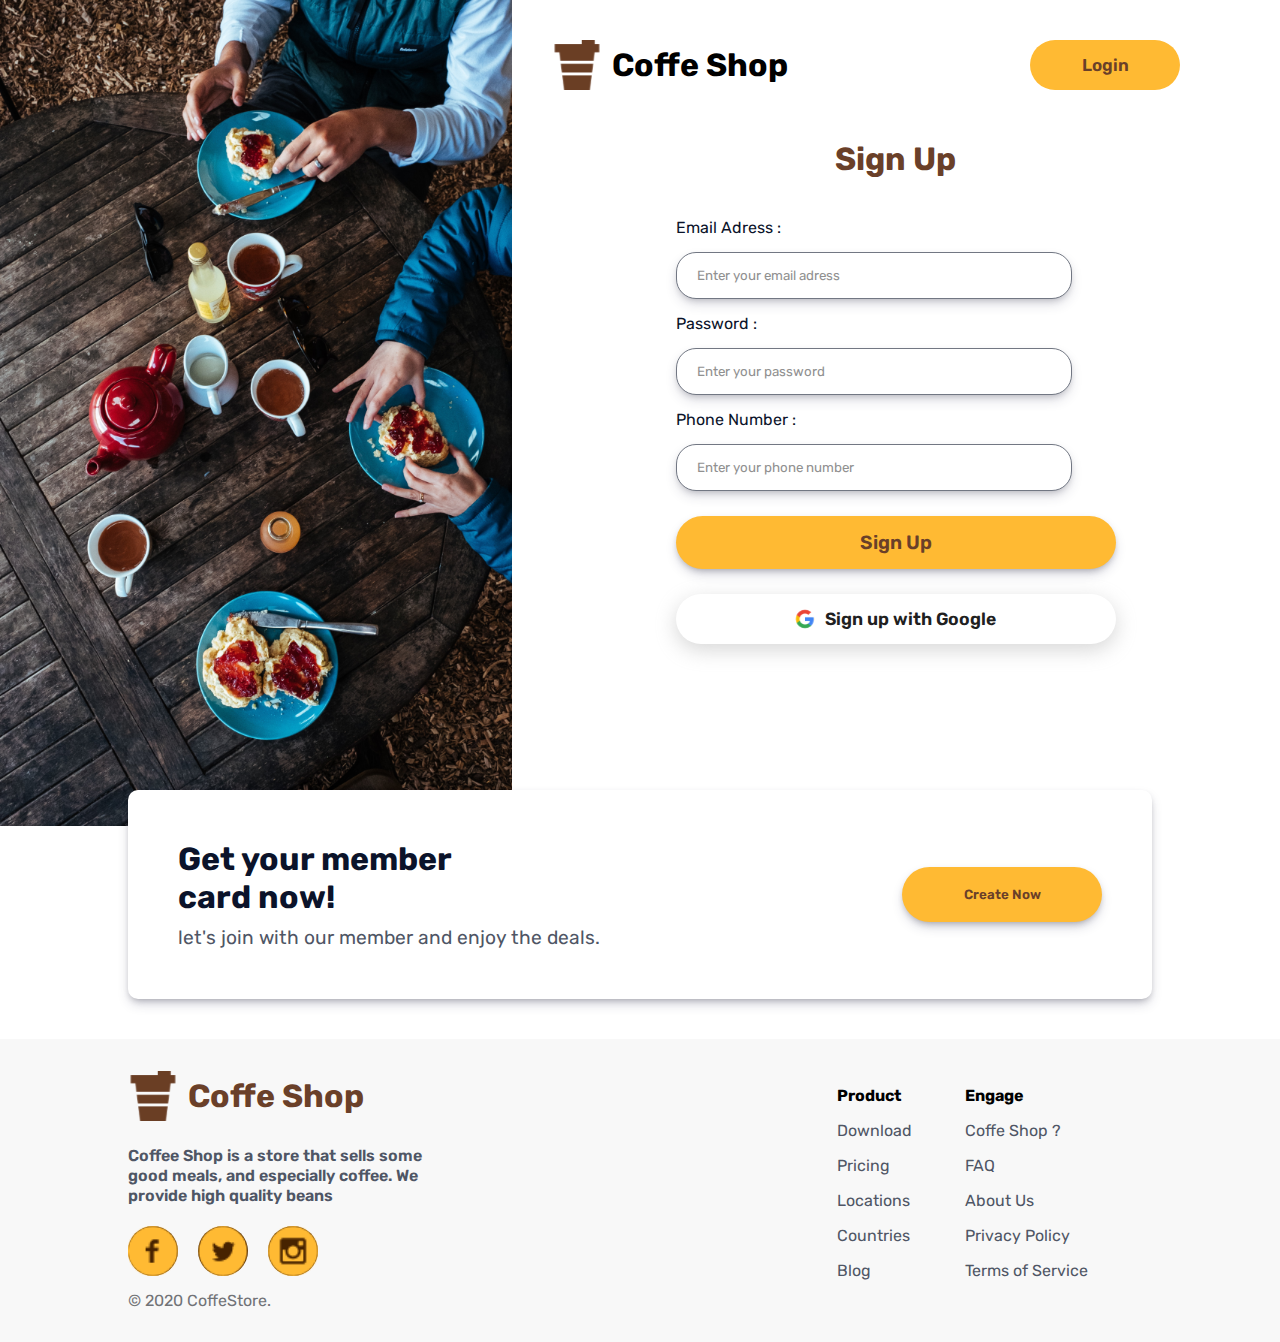
<file: SignUp/index.html>
<!DOCTYPE html>
<html lang="en">
<head>
  <meta charset="UTF-8">
  <meta http-equiv="X-UA-Compatible" content="IE=edge">
  <meta name="viewport" content="width=device-width, initial-scale=1.0">
  <meta name="description" content="Sign Up Coffe Shop">
  <title>Sign Up</title>
  <!-- Link css external -->
  <link rel="stylesheet" href="./index.css">
    <link rel="shortcut icon" href="./Footer/Socmed/icon-coffe.svg" />

    <!-- Link Font  -->
  <!-- Poppins -->
  <link rel="preconnect" href="https://fonts.googleapis.com">
  <link rel="preconnect" href="https://fonts.gstatic.com" crossorigin>
  <link href="https://fonts.googleapis.com/css2?family=Poppins:ital,wght@0,300;1,400&display=swap" rel="stylesheet">

  <!-- Link font Rubik -->
  <link rel="preconnect" href="https://fonts.googleapis.com">
  <link rel="preconnect" href="https://fonts.gstatic.com" crossorigin>
  <link href="https://fonts.googleapis.com/css2?family=Rubik&display=swap" rel="stylesheet">
</head>
<body>
  <main>
    <div class="mainPage">
      <section class="banner">
        <img src="./images/background-hero.png" alt="background-benner" width="100%" height="auto" />
      </section>
      <section class="form-table">
        <div class="heading">
          <div class="logo">
            <img src="./Footer/Socmed/icon-coffe.svg" alt="logo" width="50px" height="50px" />
            <h1 class="logo-title">Coffe Shop</h1>
          </div>
          <button class="login">
            <a href="../Login/index.html">Login</a>
          </button>
        </div>
        <div class="form">
          <h1 class="title-form">Sign Up</h1>
          <div class="form-input">
            <p class="title-email">Email Adress : </p>
            <input type="text" placeholder="Enter your email adress" class="input" />
            <p class="title-pass">Password : </p>
            <input type="password" placeholder="Enter your password" class="input" />
            <p class="title-noPhone">Phone Number :</p>
            <input type="number" placeholder="Enter your phone number" class="input" />
          </div>
          <button class="btn signUp">
            <a href="">
              Sign Up
            </a>
          </button>
          <br />
          <button class="btn google">
            <img src="./icon/google.svg" alt="" width="20px" height="20px" />
            <a href="">Sign up with Google</a>
          </button>
        </div>
      </section>
      <section class="card">
        <div class="card-info">
          <h2 class="title card-title">Get your member <br /> card now!</h2>
          <p class="description card-description">let's join with our member and enjoy the deals.</p>
        </div>
        <button class="btn create">Create Now</button>
      </section>
    </div>
  </main>
  <footer>
    <div class="mainFooter">
      <section class="info">
        <div class="logo-footer">
          <a href="../index.html" style="display: flex; align-items: center; text-decoration: none;">
            <img src="./Footer/Socmed/icon-coffe.svg" alt="logo" width="50px" height="50px" />
            <h1 class="logo-title" style="color: #6A4029;">Coffe Shop</h1>
          </a>
        </div>
        <p class="description info-description">Coffee Shop is a store that sells some <br /> good meals, and especially coffee. We <br /> provide high quality beans</p>
        <div class="media">
          <div class="sosialMedia" style="margin-left: 0;">
            <img src="./Footer/Socmed/Facebook.png" alt="" width="100%" height="auto" />
          </div>
          <div class="sosialMedia">
            <img src="./Footer/Socmed/twitter.png" alt="" width="100%" height="auto" />
          </div>
          <div class="sosialMedia">
            <img src="./Footer/Socmed/Instagram.png" alt="" width="100%" height="auto" />
          </div>
        </div>
        <p class="copyRight">&copy; 2020 CoffeStore.
      </section>
      <section class="menu">
        <div class="menu-footer">
          <h4 class="menu-heading">Product</h4>
          <ul>
            <li>Download</li>
            <li>Pricing</li>
            <li>Locations</li>
            <li>Countries</li>
            <li>Blog</li>
          </ul>
        </div>
        <div class="faq-footer">
          <h4 class="menu-heading">Engage</h4>
          <ul>
            <li>Coffe Shop ? </li>
            <li>FAQ</li>
            <li>About Us</li>
            <li>Privacy Policy</li>
            <li>Terms of Service</li>
          </ul>
        </div>
      </section>
    </div>
  </footer>
</body>
</html>
</file>
<file: Login/index.css>
:root{
  --color-title: #0B132A;
  --color-secondary: #FFBA33;
  --color-Brown: #6A4029;
  --color-white-text: #FFffff
}

/*********************/
/* Scroll-Barr */
/*********************/

/* width */
::-webkit-scrollbar {
  width: 9px;
}

/* Track */
::-webkit-scrollbar-track {
  box-shadow: inset 0 0 5px #422110;
  /* border-radius: 10px; */
  color: #021227;
  background-color: #422110;
  /* background-color: transparent; */
  width: 30px;
}

/* Handle */
::-webkit-scrollbar-thumb {
  background: #dd9506;
  border-radius: 5px;
}

/* Handle on hover */
::-webkit-scrollbar-thumb:hover {
  /* background: var(--color-button); */
  cursor: pointer;
}

/*********************/
/* Scroll-Barr End */
/*********************/

* {
  margin: 0;
  padding: 0;
  font-family: 'Rubik', sans-serif;
}

/* main {
  width: 100%;
} */

.mainPage {
  display: flex;
  flex-wrap: wrap;
  /* border: 1px solid yellow; */
}

.banner {
  width: 40%;
}

.form-table {
  width: 60%;
  padding: 0 0 3rem;
}

.heading {
  display: flex;
  justify-content: space-between;
  margin: 40px;
}

.logo {
  display: flex;
  justify-content: center;
  align-items: center;
}

.logo-title {
  margin-left: 10px;
  text-align: center;
}

.signUp {
  border: 0;
  padding: 15px;
  width: 150px;
  border-radius: 50px;
  background-color: var(--color-secondary);
  cursor: pointer;
  margin-right: 60px;
}

.signUp:hover {
  background-color: #e67409;
}

.signUp > a {
  text-decoration: none;
  font-family: "Rubik", sans-serif;
  color: var(--color-Brown);
  font-weight: 600;
  font-size: 17px;
}

.form {
  padding: 10px;
  width: 60%;
  margin: auto;
  /* border: 2px solid #e67409; */
}

.form-input {
  display: flex;
  flex-direction: column;
  align-items: flex-start;
}

.title-form {
  color: var(--color-Brown);
  font-size: 2rem;
  margin-bottom: 40px;
  text-align: center;
}

.title-email, .title-pass, .title-noPhone {
  color: var(--color-title);
}

.input {
  width: 90%;
  padding: 15px 20px;
  border-radius: 20px;
  border:  1px solid#4F5665;
  opacity: 0.8;
  margin: 15px;
  margin-left: 0;
  box-shadow: rgba(50, 50, 93, 0.25) 0px 6px 12px -2px, rgba(0, 0, 0, 0.3) 0px 3px 7px -3px;
}

.btn {
  padding: 15px;
  width: 120px;
  border-radius: 50px;
  background-color: var(--color-secondary);
  cursor: pointer;
  border: 0;
  box-shadow: rgba(50, 50, 93, 0.25) 0px 6px 12px -2px, rgba(0, 0, 0, 0.3) 0px 3px 7px -3px;
}

.btn > a {
  color: black;
  text-decoration: none;
}

.forgot {
  color: var(--color-Brown);
  font-weight: 600;
  margin: 10px;
}

.login {
  width: 100%;
  margin-top: 10px;
  margin-bottom: 15px;
}

.login:hover {
  background-color: #e67409;
}

.login > a {
  color: #6A4029;
  font-weight: 600;
  font-size: 1.2rem;
}

.google{
  width: 100%;
  margin-top: 10px;
  display: flex;
  text-align: center;
  justify-content: center;
  background-color:#FFFFFF;
  box-shadow: 0px 6px 20px 0px #C4C4C4AB;
}

.google:hover {
  background-color: #e6e4e4;
}

.google a {
  color: rgb(32, 32, 32);
  font-weight: 600;
  font-size: 1.1rem;
  padding-left: 10px;
}

.card {
  display: flex;
  align-items: center;
  justify-content: space-between;
  margin: auto;
  padding: 50px;
  width: 70%;
  color: var(--color-title);
  background-color: #FFFFFF;
  position: relative;
  top: -60px;
  border-radius: 10px;
  box-shadow: rgba(50, 50, 93, 0.25) 0px 6px 12px -2px, rgba(0, 0, 0, 0.3) 0px 3px 7px -3px;
  margin-bottom: 0;
}

.card-title {
  padding-bottom: 10px;
  font-size: 2rem;
}

.card-description {
  color: #4F5665;
  font-size: 1.2rem;
}



.create {
  padding: 20px;
  width: 200px;
  color: #6A4029;
  font-weight: 600;
}

.create:hover {
  background-color: #e67409;
}


/* Footer */

.mainFooter {
  display: grid;
  background-color: #F8F8F8;
  padding: 2rem 5rem;
  grid-template-columns: 2fr 1fr;
  /* border: 1px solid black; */
}

.info {
  display: flex;
  flex-direction: column;
  width: 100%;
  /* margin-left: 80px; */
  padding: 0 3rem;
  background-color: 1px solid red;
}

.info-description {
  color:#4F5665;
  line-height: 20px;
  margin-top: 25px;
  font-weight: 600;
  font-family: 'Rubik';
}

.logo-footer {
  display: flex;
  align-items: center;
}

.media {
  display: flex;
  width: 100%;
  margin-top: 10px;
  margin-bottom: 5px;
}

.sosialMedia {
  background-color: #472300;
  margin: 10px;
  width: 50px;
  height: 50px;
  display: flex;
  align-items: center;
  justify-content: center;
  border-radius: 50%;
}


.sosialMedia:hover {
  cursor: pointer;
  background-color: #fffdfc;
}
.sosialMedia img {
  width: 50px;
  height: 50px;
}

.copyRight {
  color:#717377;
}

.menu {
  display: flex;
  padding: 10px;
  line-height: 30px;
  gap: 5px;
}

.menu-footer {
  /* padding: 15px 10px; */
}

.faq-footer {
  /* padding: 10px; */
  margin-left: 3rem;
  /* padding: 0; */
}

ul li {
  color: #4F5665;
  list-style: none;
  margin-top:  5px;
  background-color: 1px solid green;
}

ul li:hover {
  cursor: pointer;
  border-bottom: 1px solid #0B132A;
}


@media only screen and (max-width: 425px) {
  .banner {
    display: none;
  }
  .mainPage {
    background-image: url(./images/background-hero.png);
    background-repeat: no-repeat;
    background-size: cover;
  }

  .title-form {
    color: var(--color-white-text);
    font-size: 2rem;
  }

  .form-table {
    width: 100%;
    text-align: center;
    justify-content: center;
    color: var(--color-white-text);
  }

  .logo img {
    width: 30px;
    height: auto;
    background-color: #a3a3a328;
  }
  .logo-title {
    font-size: 1rem;
    margin: 0;
    margin-left: 3px;
  }
  
  .form-input input {
    width: 80%;
    padding: 20px;
    margin: 5px auto 10px;
  }

  .form-input > p {
    color: var(--color-white-text);
    margin-left: 20px;
  }

  .signUp {
    margin: 0;
    width: 80px;
    padding: 0;
    border-radius: 20px;
    position: relative;
    right: -10px;
  }
  
  .form {
    box-sizing: border-box;
    width: 100%;
    display: flex;
    flex-direction: column;
  }

  .login {
    width: 90%;
    margin: auto;
    margin: 15px auto 0;
  }

  .forgot {
    color: var(--color-white-text);
    margin-left: 20px;
  }

  .google {
    width: 90%;
    margin: 10px auto 15px;
  }


  .card {
    top: 0;
    width: 80%;
    padding: 30px 20px;
    top: 70px;
  }
  .card-title {
    font-size: 1.5rem;
  }

  .card-title br {
    display: none;
  }

  .card-description {
    font-size: 1rem;
  }
  .card-info {
    flex: 2;
  }
  .create {
    flex: 1;
    position: relative;
    width: 80px;
    padding: 10px;
    border-radius: 30px;
    right: -10px;
  }

  .mainFooter {
    display: grid;
    grid-template-areas: 
    "a a"
    "b b"
    ;
    margin: 100px auto 0;
    text-align: center;
    padding: 1rem;
  }
  .info {
    grid-area: a;
    padding: 0;
    width: 100%;
    margin: 0;
    display: flex;
    justify-content: center;
    align-items: center;
    /* padding: 0 2rem; */
  }
  .media {
    display: flex;
    justify-content: center;
  }

  .menu {
    margin: 0;
    margin-top: 30px;
    grid-area: b;
    display: flex;
    padding: 0;
  }
  .menu-footer{
    flex: 1;
    width: 100%;
    padding: 0;
  }
  .faq-footer {
    padding: 0;
    margin: 0;
    flex: 1;
    width: 100%;
  }

  .info-description br {
    display: none;
  }

}

@media only screen and (min-width: 426px) and (max-width: 767px) {
  .banner {
    display: none;
  }
  .mainPage {
    background-image: url(./images/background-hero.png);
    background-repeat: no-repeat;
    background-size: cover;
  }

  .title-form {
    color: var(--color-white-text);
  }

  .form-table {
    width: 100%;
    text-align: center;
    justify-content: center;
    color: var(--color-white-text);
  }

  .logo img {
    width: 30px;
    height: auto;
    background-color: #a3a3a328;
  }
  .logo-title {
    font-size: 1.2rem;
  }
  
  .form-input input {
    width: 80%;
    padding: 20px;
    margin: 5px auto 10px;
  }

  .form-input > p {
    color: var(--color-white-text);
    margin-left: 8%;
  }

  .forgot {
    color: var(--color-white-text);
    margin-left: 8%;
  }

  .signUp {
    margin: 0;
    width: 130px;
    padding: 10px;
    border-radius: 30px;
  }
  
  .form {
    box-sizing: border-box;
    width: 100%;
    display: flex;
    flex-direction: column;
  }

  .login {
    width: 90%;
    margin: auto;
    margin: 15px auto 0;
  }
  .google {
    width: 90%;
    margin: 10px auto 15px;
  }


  .card {
    top: 0;
    width: 80%;
    padding: 30px 20px;
    top: 70px;
  }
  .card-title {
    font-size: 1.5rem;
  }

  .card-title br {
    display: none;
  }

  .card-description {
    font-size: 1rem;
  }
  .card-info {
    flex: 2;
  }
  .create {
    flex: 1;
    position: relative;
    width: 80px;
    padding: 10px;
    border-radius: 30px;
    right: -10px;
  }

  .mainFooter {
    display: grid;
    grid-template-areas: 
    "a a"
    "b b"
    ;
    margin: 100px auto;
    text-align: center;
    padding: 0;
  }
  .info {
    grid-area: a;
    padding: 0;
    width: 100%;
    margin: 0;
    display: flex;
    justify-content: center;
    align-items: center;
  }
  .media {
    display: flex;
    justify-content: center;
  }

  .menu {
    margin: 0;
    margin-top: 30px;
    grid-area: b;
    display: flex;
    padding: 0;
  }
  .menu-footer{
    flex: 1;
    width: 100%;
    padding: 0;
  }
  .faq-footer {
    padding: 0;
    margin: 0;
    flex: 1;
    width: 100%;
  }

  .info-description br {
    /* display: none; */
  }

}

@media only screen and (min-width: 768px) and (max-width:1023px ){
  .banner {
    display: none;
  }
  .mainPage {
    background-image: url(./images/background-hero.png);
    background-repeat: no-repeat;
    background-size: cover;
  }

  .title-form {
    color: var(--color-white-text);
  }

  .signUp {
    margin: 0;
    width: 150px;
    padding: 0;
    border-radius: 30px;
  }

  .form-table {
    width: 100%;
    text-align: center;
    justify-content: center;
    color: var(--color-white-text);
  }

  .logo img {
    width: 50px;
    height: auto;
    background-color: #a3a3a328;
  }
  .logo-title {
    font-size: 2rem;
  }

  
  .form-input input {
    width: 60%;
    padding: 20px;
    margin: 5px auto 10px;
  }

  .form-input > p {
    color: var(--color-white-text);
    margin-left: 20%;
  }

  .forgot {
    color: var(--color-white-text);
    margin-left: 20%;
  }
  
  .form {
    box-sizing: border-box;
    width: 100%;
    display: flex;
    flex-direction: column;
  }

  .login {
    width: 65%;
    margin: auto;
    margin: 15px auto 0;
  }
  .google {
    width: 65%;
    margin: 10px auto 15px;
  }


  .card {
    top: 0;
    width: 70%;
    padding: 30px 20px;
    top: 70px;
  }
  .card-title {
    font-size: 1.5rem;
  }

  /* .card-title br {
    display: none;
  } */

  .card-description {
    font-size: 1rem;
  }
  .card-info {
    flex: 2;
  }
  .create {
    flex: 1;
    position: relative;
    width: 80px;
    padding: 10px;
    border-radius: 30px;
    right: -10px;
  }

  .mainFooter {
    display: grid;
    grid-template-areas: 
    "a a"
    "b b"
    ;
    margin: 100px auto;
    text-align: center;
    padding: 0;
  }
  .info {
    grid-area: a;
    padding: 0;
    width: 100%;
    margin: 0;
    display: flex;
    justify-content: center;
    align-items: center;
  }
  .media {
    display: flex;
    justify-content: center;
  }

  .menu {
    margin: 0;
    margin-top: 30px;
    grid-area: b;
    display: flex;
    padding: 0;
  }
  .menu-footer{
    flex: 1;
    width: 100%;
    padding: 0;
  }
  .faq-footer {
    padding: 0;
    margin: 0;
    flex: 1;
    width: 100%;
  }
  .info-description {
    display: block;
  }
}
</file>
<file: LostPassword/index.css>
:root{
  --color-title: #0B132A;
  --color-secondary: #FFBA33;
  --color-Brown: #6A4029;
}

* {
  margin: 0;
  padding: 0;
  font-family: 'Poppins', sans-serif;
  box-sizing: border-box;
}

.main-container {
  display: flex;
  flex-direction: column;
  justify-content: center;
  align-items: center;
  width: 100%;
  /* border: 5px solid green; */
  background-image: url('./images/background.png');
  background-size: cover;
  background-repeat: no-repeat;
  padding: 1rem;
  background-position-x: center;
}

.benner {
  display: flex;
  box-sizing: border-box;
  justify-content: center;
  align-items: center;
  padding: 3.5rem;
  /* padding-bottom: ; */
  /* border: 1px solid red; */
}


.container {
  box-sizing: border-box;
  padding: 20px;
  color: #FFFFFF;
  display: flex;
  flex-direction: column;
  align-items: center;
  /* border: ; */
}

.title {
  font-size: 2.5rem;
  font-weight: 700;
  text-align: center;
}

.description {
  font-size: 1.2rem;
  margin-bottom: 50px;
  font-weight: 600;
  text-align: center;
}

.form {
  /* border: 2px solid pink; */
  padding: 30px;
  width: 100%;
  display: flex; 
  justify-content: center;
}

.input {
  padding-left: 25px;
  width: 450px;
  height: 60px;
  border-radius: 10px;
  margin-right: 30px;
  border: 0;
}

.btn {
  width: 120px;
  padding: 20px;
  border-radius: 10px;
  border: 0;
  color : #6A4029;
  font-weight: 800;
  cursor: pointer;
}

.send {
  background-color: #FFBA33;
  margin-left: 20px;
}

.send:hover {
  background-color: #ff5826;
}

.resend {
  width: 25%;
  background-color: #6A4029;
  color: #FFFFFF;
}
.resend:hover {
  background-color: #a06240;
}

.time {
  margin-top: 10px;
  font-weight: 700;
  font-size: 1.4rem;
}

/* Footer */

.mainFooter {
  display: grid;
  background-color: #F8F8F8;
  padding: 2rem 5rem;
  grid-template-columns: 2fr 1fr;
  /* border: 1px solid black; */
}

.info {
  display: flex;
  flex-direction: column;
  width: 100%;
  /* margin-left: 80px; */
  padding: 0 3rem;
  background-color: 1px solid red;
}

.info-description {
  color:#4F5665;
  line-height: 20px;
  margin-top: 25px;
  font-weight: 600;
  font-family: 'Rubik';
}

.logo-footer {
  display: flex;
  align-items: center;
}

.media {
  display: flex;
  width: 100%;
  margin-top: 10px;
  margin-bottom: 5px;
}

.sosialMedia {
  background-color: #472300;
  margin: 10px;
  width: 50px;
  height: 50px;
  display: flex;
  align-items: center;
  justify-content: center;
  border-radius: 50%;
}


.sosialMedia:hover {
  cursor: pointer;
  background-color: #fffdfc;
}
.sosialMedia img {
  width: 50px;
  height: 50px;
}

.copyRight {
  color:#717377;
}

.menu {
  display: flex;
  padding: 10px;
  line-height: 30px;
  gap: 5px;
}

.menu-footer {
  /* padding: 15px 10px; */
}

.faq-footer {
  /* padding: 10px; */
  margin-left: 3rem;
  /* padding: 0; */
}

ul li {
  color: #4F5665;
  list-style: none;
  margin-top:  5px;
  background-color: 1px solid green;
}

ul li:hover {
  cursor: pointer;
  border-bottom: 1px solid #0B132A;
}



@media only screen and (min-width: 1024px) and (max-width: 1366px) {
  .resend {
    width: 40%;
  }
  .input {
    margin: 0;
  }
}

@media only screen and (min-width: 768px) and (max-width:1023px ) {
  .input {
    margin: 0;
  }
  .resend {
    width: 40%;
  }
  .benner {
    padding: 0;
  }
  /* Footer */
    .mainFooter {
    display: grid;
    grid-template-areas: 
    "a a"
    "b b"
    ;
    margin: 20px auto;
    text-align: center;
  }
  .info {
    grid-area: a;
    padding: 0;
    width: 100%;
    margin: 0;
    display: flex;
    justify-content: center;
    align-items: center;
  }
  .media {
    display: flex;
    justify-content: center;
  }

  .menu {
    margin: 0;
    margin-top: 30px;
    grid-area: b;
    display: flex;
    padding: 0;
  }
  .menu-footer{
    flex: 1;
    width: 100%;
    padding: 0;
  }
  .faq-footer {
    padding: 0;
    margin: 0;
    flex: 1;
    width: 100%;
  }
}

@media only screen and (min-width: 426px) and (max-width: 767px) {
  .form {
    display: flex;
    flex-direction: column;
    align-items: center;
    width: 100%;
  }
  .main-container {
    padding: 3.5rem 1rem;
  }
  .benner {
    width: 100%;
    padding: 0;
  }
  .container {
    /* border: 1px solid red; */
    width: 100%;
    display: flex;
    justify-content: center;
    align-items: center;
    padding: 5.5rem 0;
  }
  .main-container {
    padding: 0;
    /* border: 1px solid blue; */
    /* padding: 10.8rem 0; */
    /* padding: 3rem 0; */
  }

  .title {
    font-size: 2rem;
  }
  .description {
    font-size: 1rem;
  }

  .input {
    width: 70%;
    margin: 0;
    padding: 10px;
    font-size: 13px;
  }

  .description {
    margin: 0;
  }

  .send {
    margin-top: 15px;
    width: 45%;
    margin: 10px 0 ;
  }
  .resend {
    width: 70%;
  }
  .time {
    margin-top: 2rem;
  }


    /* Footer */
    .mainFooter {
    display: grid;
    grid-template-areas: 
    "a a"
    "b b"
    ;
    margin: 20px auto;
    text-align: center;
  }
  .info {
    grid-area: a;
    padding: 0;
    width: 100%;
    margin: 0;
    display: flex;
    justify-content: center;
    align-items: center;
  }
  .media {
    display: flex;
    justify-content: center;
  }

  .menu {
    margin: 0;
    margin-top: 30px;
    grid-area: b;
    display: flex;
    padding: 0;
  }
  .menu-footer{
    flex: 1;
    width: 100%;
    padding: 0;
  }
  .faq-footer {
    padding: 0;
    margin: 0;
    flex: 1;
    width: 100%;
  }
}

@media only screen and (max-width: 425px) {
  .title {
    font-size: 1.5rem;
  }
  .form {
    display: flex;
    flex-direction: column;
    align-items: center;
    width: 100%;
  }
  .container {
    padding: 0;
    width: 100%;
    padding: 8.5rem 0;
    /* border: 1px solid green; */
  }
  .main-container {
    padding: 0;
  }
  .benner {
    padding: 0;
    width: 100%;
  }

  .input {
    width: 90%;
    margin: 0;
    padding: 10px;
    font-size: 13px;
  }

  .description {
    margin: 0;
    font-size: .8rem;
  }

  .send {
    width: 50%;
    margin: 15px 0 ;
    padding: 10px;
  }
  .resend {
    width: 85%;
    margin-bottom: 10px;
    padding: 15px;
  }


  .mainFooter {
    display: grid;
    grid-template-areas: 
    "a a"
    "b b"
    ;
    margin: 100px auto 0;
    text-align: center;
    overflow: hidden;
    /* margin: 0; */
    padding: 0 5px 30px;
  }
  .info {
    grid-area: a;
    padding: 0;
    width: 100%;
    margin: 0;
    display: flex;
    justify-content: center;
    align-items: center;
  }
  .media {
    display: flex;
    justify-content: center;
  }

  .menu {
    margin: 0;
    margin-top: 30px;
    grid-area: b;
    display: flex;
    padding: 0;
  }
  .menu-footer{
    flex: 1;
    width: 100%;
    padding: 0;
  }
  .faq-footer {
    padding: 0;
    margin: 0;
    flex: 1;
    width: 100%;
  }

  .info-description br {
    display: none;
  }
}
</file>
<file: ProductCust/index.css>
:root {
  --color-text-primary: #6A4029;
  --color-text-secondary: #4F5665;
  --color-text-navProduct: #9F9F9F;
  --font-poppins: 'Poppins';
  --font-rubik: 'Rubik';
}

/*********************/
/* Scroll-Barr */
/*********************/

/* width */
::-webkit-scrollbar {
  width: 9px;
}

/* Track */
::-webkit-scrollbar-track {
  box-shadow: inset 0 0 5px #422110;
  /* border-radius: 10px; */
  color: #021227;
  background-color: #422110;
  /* background-color: transparent; */
  width: 30px;
}

/* Handle */
::-webkit-scrollbar-thumb {
  background: #dd9506;
  border-radius: 5px;
}

/* Handle on hover */
::-webkit-scrollbar-thumb:hover {
  /* background: var(--color-button); */
  cursor: pointer;
}

/*********************/
/* Scroll-Barr End */
/*********************/

* {
  margin: 0;
  padding: 0;
  box-sizing: border-box;
}

.heading {
  /* border: 1px solid red; */
}

.container-header{
  display: flex;
  padding: 30px 0;
  background-color: #FFF;
  font-family: var(--font-rubik);
  width: 100%;

}
.logo {
  /* border: 1px solid red; */
  display: flex;
  justify-content: center;
  align-items: center;
}

.logo-container {
  flex: 2;
  /* border: 1px solid blue; */
  display: flex;
  justify-content: center;
  align-items: center;
}
.logo-title {
  margin-left: 10px;
  color: #0B132A;
}
.navLink {
  flex: 2;
  /* border: 1px solid grey; */
  display: flex;
}
.navLink ul {
  display: flex;
  list-style: none;
  /* border: 1px solid red; */
  width: 80%;
  justify-content: space-between;
  align-items: center;
  color: var(--color-text-secondary);
}

.navLink ul li:hover {
  color: var(--color-text-primary);
  cursor: pointer;
  border-bottom: 1px solid var(--color-text-primary);
}

.navInfo {
  flex: 2;
  /* border: 1px solid green; */
  display: flex;
}

.container-navInfo {
  display: flex;
  margin: auto;
  width: 100%;
  justify-content: flex-start;
  gap: 3rem;
  align-items: center;
  /* border: 1px solid blue; */
  color: var(--color-text-secondary);
}

.active {
  font-weight: 800;
  color: var(--color-text-primary);
}
.container-search {
  display: flex;
  justify-content: center;
  align-items: center;
  gap: 20px;
  background-color: #EFEEEE;
  padding: 5px;
  border-radius: 10px;
}
.search {
  /* border: 1px solid red; */
  border: 0;
  border-radius: 10px;
  width: 175px;
  background-color: #EFEEEE;
  padding: 7px;
}

.profile {
  border-radius: 10px;
}

.profile-info {
  border-radius: 50%;
}

.pointer:hover {
  cursor: pointer;
}

.main-container {
  /* border: 2px solid red; */
  display: flex;
  flex-wrap: wrap;
}

.container-bigCard {
  flex: 1;
  /* border: 2px solid blue; */
}

.container-product {
  flex: 2;
  /* border: 2px solid green; */
}

.bigCard {
  /* border: 2px solid yellow; */
  display: flex;
  flex-direction: column;
  padding: 2rem 0;
  border-right: 1px solid rgb(224, 221, 221);
}

.bigCard-center {
  display: flex;
  justify-content: center;
  align-items: center;
  flex-direction: column;
  /* border: 2px solid green; */
  /* text-align: center; */
  padding: 0px 2rem;
}

.title {
  font-size: 2rem;
  font-weight: bold;
  color: var(--color-text-primary);
  margin-bottom: 30px;
  font-family: var(--font-rubik);
}

.promo-description {
  /* text-align: center; */
  font-family: var(--font-poppins);
  margin-top: 10px;
}

.description-promo {
  text-align: center;
  font-family: var(--font-poppins);
}

.container-card {
  /* border: 2px solid yellow; */
  width: 100%;
  margin-top: 40px;
}

.card-promo {
  /* border: 1px solid red; */
  display: flex;
  padding: 15px 10px;
  margin: 20px 0;
  font-size: 13px;
  font-family: var(--font-poppins);
  border-radius: 20px;
  color: #000;
  font-weight: 500;
  box-shadow: rgba(0, 0, 0, 0.35) 0px 5px 15px;
}

.info-title {
  margin-top: 10px;
}

.card1 {
  background-color: #88B788;
}
.card2 {
  background-color: #F5C361;
}
.card3 {
  background-color: #88B788;
}
.card4 {
  background-color: #C59378;
}

.card-btn {
  width: 100%;
  margin-top: 50px;
}
.btn{
  border: 0;
  width: 100%;
  padding: 20px;
  background-color: #6A4029;
  color: #ffff;
  font-weight: 700;
  font-size: 1.2rem;
  border-radius: 30px;
}

.btn:hover {
  cursor: pointer;
  background-color: #9b5b38;
}

.condition {
  padding-left: 15px;
  margin-top: 100px;
  line-height: 1.5rem;
  color: #4F5665;
}

.conditionTitle {
  display: inline-block;
  position: relative;
  right: 15px;
}

/* Right Section */

.product {
  display: flex;
  flex-direction: column;
}

.promoNav {
  display: flex;
}

.promoNav ul {
  display: flex;
  width: 100%;
  list-style: none;
  gap: 10px;
  justify-content: space-evenly;
  padding: 30px 8%;
  font-size: 1.2rem;
  color: var(--color-text-navProduct);
}

.promoNav ul li {
  padding: 5px 0;
}

.promoNav ul li:hover {
  cursor: pointer;
  border-bottom: 3px solid var(--color-text-primary);
}

.activePromo {
  border-bottom: 3px solid var(--color-text-primary);
}


.containerCard {
  display: grid;
  grid-template-columns: 1fr 1fr 1fr 1fr;
  padding: 5rem 2rem;
  grid-gap: 3rem; 
}

.componenCard {
  display: flex;
  align-items: center;
  justify-content: center;
  margin-bottom: 1rem;
}

.card {
  text-align: center;
  display: flex;
  flex-direction: column;
  flex-wrap: wrap;
  justify-content: center;
  align-items: center;
  padding: 0;
  width: 100%;
  font-family: var(--font-poppins);
  height: 200px;
  background-color: #FFF;
  box-shadow: rgba(0, 0, 0, 0.07) 0px 1px 2px, rgba(0, 0, 0, 0.07) 0px 2px 4px, rgba(0, 0, 0, 0.07) 0px 4px 8px, rgba(0, 0, 0, 0.07) 0px 8px 16px, rgba(0, 0, 0, 0.07) 0px 16px 32px, rgba(0, 0, 0, 0.07) 0px 32px 64px;
  border-radius: 20px;
  position: relative;
  margin-bottom: 2rem;
}

.img {
  border-radius: 50%;
  background-color: #000;
  width: 100px;
  height: 100px;
  position: relative;
  top: -3rem;
}

.discount {
  position: absolute;
  background-color: #FFF;
  font-size: 25px;
  font-weight: 800;
  top: 20px;
  right: -3.2rem;
  border-radius: 15px;
  padding: 2px 12px;
  box-shadow: rgba(0, 0, 0, 0.07) 0px 1px 2px, rgba(0, 0, 0, 0.07) 0px 2px 4px, rgba(0, 0, 0, 0.07) 0px 4px 8px, rgba(0, 0, 0, 0.07) 0px 8px 16px, rgba(0, 0, 0, 0.07) 0px 16px 32px, rgba(0, 0, 0, 0.07) 0px 32px 64px;
}

.img1 {
  background-image: url('./assets/Product/image\ 2\ \(2\).png');
  background-repeat: no-repeat;
  background-size: cover;
}

.img2 {
  background-image: url('./assets/Product/image\ 22.png');
  background-repeat: no-repeat;
  background-size: cover;
}

.img4 {
  background-image: url('./assets/Product/image\ 22\ \(1\).png');
  background-repeat: no-repeat;
  background-size: cover;
}


.img3 {
  background-image: url('./assets/Product/image\ 2.png');
  background-repeat: no-repeat;
  background-size: cover;
}

.img5 {
  background-image: url('./assets/Product/image\ 23.png');
  background-repeat: no-repeat;
  background-size: cover;
}

.img6 {
  background-image: url('./assets/Product/image\ 2\ \(1\).png');
  background-repeat: no-repeat;
  background-size: cover;
}

.cardTitle {
  text-align: center;
  /* border: 2px solid blue; */
  font-weight: 900;
  font-size: 1.3rem;
  position: relative;
  margin-bottom: 8px;
}

.card-body {
  text-align: center;
  /* border: 2px solid red; */
  position: relative;
  top: -1.5rem;
  display: flex;
  justify-content: center;
  flex-direction: column;
  align-items: center;
  /* width: 100%; */
}

.promo-info {
  padding: 0 3rem;
  margin-bottom: 5rem;
  color: var(--color-text-primary);
  font-family: var(--font-poppins);
}

/* Footer */

.mainFooter {
  display: grid;
  background-color: #F8F8F8;
  padding: 2rem 5rem;
  grid-template-columns: 2fr 1fr;
  /* border: 1px solid black; */
}

.info {
  display: flex;
  flex-direction: column;
  width: 100%;
  /* margin-left: 80px; */
  padding: 0 3rem;
  background-color: 1px solid red;
}

.info-description {
  color:#4F5665;
  line-height: 20px;
  margin-top: 25px;
  font-weight: 600;
  font-family: 'Rubik';
}

.logo-footer {
  display: flex;
  align-items: center;
}

.media {
  display: flex;
  width: 100%;
  margin-top: 10px;
  margin-bottom: 5px;
}

.sosialMedia {
  background-color: #472300;
  margin: 10px;
  width: 50px;
  height: 50px;
  display: flex;
  align-items: center;
  justify-content: center;
  border-radius: 50%;
}


.sosialMedia:hover {
  cursor: pointer;
  background-color: #fffdfc;
}
.sosialMedia img {
  width: 50px;
  height: 50px;
}

.copyRight {
  color:#717377;
}

.menu {
  display: flex;
  padding: 10px;
  line-height: 30px;
  gap: 5px;
}

.menu-footer {
  /* padding: 15px 10px; */
}

.faq-footer {
  /* padding: 10px; */
  margin-left: 3rem;
  /* padding: 0; */
}

ul li {
  color: #4F5665;
  list-style: none;
  margin-top:  5px;
  background-color: 1px solid green;
}

ul li:hover {
  cursor: pointer;
  border-bottom: 1px solid #0B132A;
}

/* Heading */

.hamburger {
  display: none;
}

.hamburger img:hover {
  cursor: pointer;
}

.dropdown {
  display: none;
  border: 0;
  border-bottom: 2px solid #422110;
  padding: 5px;
  color: var(--color-text-primary);
}
.container-dropdown {
  margin-bottom: 2rem;
}

.hamburger-tablet {
  display: none;
}
.hamburger-tablet:hover {
  cursor: pointer;
}
@media only screen and (max-width: 425px) {
  /* Heading Start */
  .logo-container {
    /* border: 1px solid blue; */
    display: flex;
    justify-content: space-evenly;
  }
  .logo {
    /* border: 1px solid green; */
    flex: 2;
    display: flex;
    justify-content: start;
    align-items: center;
    padding-left: 8%;
  }
  .logo-title {
    font-size: 1.2rem;
  }

  .navLink {
    display: none;
  }
  .navInfo {
    display: none;
  }
  .logo-container {
    justify-content: flex-start;
  }
  .hamburger {
    display: block;
    flex: 1;
    display: flex;
    justify-content: flex-end;
    /* padding-right: 20px; */
  }
  /* Heading End */

  /* Main */
  .main-container {
    flex-direction: column;
  }
  .containerCard {
    grid-template-columns: 1fr 1fr;
    /* padding: 3rem 0; */
    gap: 1rem;
    padding: 3rem 1rem;
    margin-bottom: 1rem;
  }
  .card {
    width: 100%;
  }
  .componenCard {
    margin-bottom: 1rem;
  }
  .card-promo > img {
    width: 80px;
  }
  .bigCard-center {
    padding: 0 1rem;
  }
  .promoNav {
    padding: 0;
    display: flex;
    justify-content: center;
    align-items: center;
  } 
  .dropdown {
    display: flex;
    /* border: 1px solid yellow; */
    justify-content: flex-end;
    align-items: flex-end;
  }
  .dropdown:hover {
    cursor: pointer;
  }
  .promoNav ul {
    display: none;
  }
  .discount {
    right: -2.5rem;
    top: 10px;
  }
  .promo-info {
    padding: 1rem;
    margin: 0;
  }
  .discount p {
    font-size: 1rem;
  }

      /* Footer */
  .mainFooter {
    display: grid;
    grid-template-areas: 
    "a a"
    "b b"
    ;
    margin: 100px auto 0;
    text-align: center;
    overflow: hidden;
    /* margin: 0; */
    padding: 2rem 5px 30px;
    margin: 0;
  }
  .info {
    grid-area: a;
    padding: 0;
    width: 100%;
    margin: 0;
    display: flex;
    justify-content: center;
    align-items: center;
  }
  .media {
    display: flex;
    justify-content: center;
  }

  .menu {
    margin: 0;
    margin-top: 30px;
    grid-area: b;
    display: flex;
    padding: 0;
  }
  .menu-footer{
    flex: 1;
    width: 100%;
    padding: 0;
  }
  .faq-footer {
    padding: 0;
    margin: 0;
    flex: 1;
    width: 100%;
  }

  .info-description br {
    display: none;
  }
}
@media only screen and (min-width: 426px) and (max-width: 767px) {
    /* Heading Start */
    .container-header {
      gap: 1rem;
    }
  .logo-container {
    /* border: 1px solid blue; */
    display: flex;
    justify-content: space-evenly;
    flex: 2;
  }
  .logo {
    /* border: 1px solid green; */
    flex: 2;
    display: flex;
    justify-content: start;
    align-items: center;
    padding-left: 8%;
  }
  .logo-title {
    font-size: 1.2rem;
  }
  .hamburger-tablet {
    display: flex;
    justify-content: center;
    align-items: center;
  }
  .dropdown {
    width: 100%;
  }

  .navLink ul {
    /* flex: 4; */
    display: none;
  }
  .navInfo {
    flex: 1;
  }
  .container-navInfo {
    display: none;  
  }
  .logo-container {
    justify-content: flex-start;
  }
  .main-container {
    flex-direction: column;
  }
  .container-card {
    width: 70%;
  }
  /* Heading End */

  /* Main */
  .main-container {
    flex-direction: column;
  }
  .card-promo > img {
    width: 80px;
  }

  .bigCard-center {
    padding: 0 1rem;
  }
  .container-dropdown {
    display: flex;
  }
  .promoNav {
    padding: 0;
    display: flex;
    justify-content: center;
    align-items: center;
    padding: 1rem;
  } 
  .dropdown {
    display: flex;
    /* border: 1px solid yellow; */
    justify-content: flex-end;
    align-items: flex-end;
  }
  .dropdown:hover {
    cursor: pointer;
  }
  .promoNav ul {
    display: none;
  }
  .discount {
    right: -2rem;
    top: .5rem;
  }
  .discount p {
    font-size: 1rem;
  }

  .containerCard {
    grid-template-columns: 1fr 1fr 1fr;
    gap: 1rem;
    padding: 2rem 1rem;
  }
  .componenCard {
    /* grid-template-columns: 1fr 1fr; */
    margin-bottom: 2rem;
  }
  .promo-info {
    margin: 0;
  }

      /* Footer */
    .mainFooter {
    display: grid;
    grid-template-areas: 
    "a a"
    "b b"
    ;
    margin: 20px auto 0;
    text-align: center;
  }
  .info {
    grid-area: a;
    padding: 0;
    width: 100%;
    margin: 0;
    display: flex;
    justify-content: center;
    align-items: center;
  }
  .media {
    display: flex;
    justify-content: center;
  }

  .menu {
    margin: 0;
    margin-top: 30px;
    grid-area: b;
    display: flex;
    padding: 0;
  }
  .menu-footer{
    flex: 1;
    width: 100%;
    padding: 0;
  }
  .faq-footer {
    padding: 0;
    margin: 0;
    flex: 1;
    width: 100%;
  }
}
@media only screen and (min-width: 768px) and (max-width: 1023px) {
    /* Heading Start */
    .container-header {
      gap: 1rem;
    }
  .logo-container {
    /* border: 1px solid blue; */
    display: flex;
    justify-content: space-evenly;
    flex: 2;
  }
  .logo {
    /* border: 1px solid green; */
    flex: 2;
    display: flex;
    justify-content: start;
    align-items: center;
    padding-left: 8%;
  }
  .logo-title {
    font-size: 1.2rem;
  }
  .hamburger-tablet {
    display: flex;
    justify-content: center;
    align-items: center;
  }
  .dropdown {
    /* width: 7%; */
  }

  .navLink ul {
    /* flex: 4; */
    display: none;
  }
  .navInfo {
    flex: 1;
  }
  .container-navInfo {
    display: none;  
  }
  .logo-container {
    justify-content: flex-start;
  }
  .main-container {
    flex-direction: column;
  }
  .container-card {
    width: 70%;
  }
  /* Heading End */

  /* Main */
  .main-container {
    flex-direction: column;
  }
  .containerCard {
    display: grid;
    grid-template-columns: 1fr 1fr 1fr 1fr;
    width: 100%;
    gap: 3rem;
    padding: 5rem 2rem 1rem;
  }
  .card-promo {
    width: 100%;
  }
  .card-btn {
    grid-column: span 2;
    display: flex;
    justify-content: center;
  }
  .btn {
    width: 70%;
  }
  .condition {
    grid-column: span 2;
    padding: 0 3rem;
  }
  .card-promo > img {
    width: 80px;
  }

  .bigCard-center {
    padding: 0 1rem;
  }
  .promoNav {
    padding: 0;
    display: flex;
    justify-content: center;
    align-items: center;
  } 
  .promo-info {
    margin: 0;
    padding: 0 3rem;
  }
  .dropdown {
    display: flex;
    /* border: 1px solid yellow; */
    justify-content: flex-end;
    align-items: flex-end;
    font-size: 1.5rem;
    color: var(--color-text-primary);
  }
  .dropdown:hover {
    cursor: pointer;
  }
  .promoNav ul {
    display: none;
  }
  .componenCard {
    /* grid-template-columns: 1fr 1fr; */
    margin-bottom: 1rem;
  }
  .discount p {
    font-size: 1.3rem;
  }

      /* Footer */
    .mainFooter {
    display: grid;
    grid-template-areas: 
    "a a"
    "b b"
    ;
    /* margin: 20px auto; */
    text-align: center;
    padding: 4rem 0 1rem;
  }
  .info {
    grid-area: a;
    padding: 0;
    width: 100%;
    margin: 0;
    display: flex;
    justify-content: center;
    align-items: center;
  }
  .media {
    display: flex;
    justify-content: center;
  }

  .menu {
    margin: 0;
    margin-top: 30px;
    grid-area: b;
    display: flex;
    padding: 0;
  }
  .menu-footer{
    flex: 1;
    width: 100%;
    padding: 0;
  }
  .faq-footer {
    padding: 0;
    margin: 0;
    flex: 1;
    width: 100%;
    margin-left: 1rem;
  }
}
</file>
<file: ProductDetailCust/index.css>
:root {
  --color-text-title: #000000;
  --color-text-description: #524d4d;
  --color-text-white: #FFFFFF;
  --color-button: #6A4029;
  --color-background-btn: #FFBA33;
  --font-poppins: 'Poppins';
  --font-rubik: 'Rubik';
}

/*********************/
/* Scroll-Barr */
/*********************/

/* width */
::-webkit-scrollbar {
  width: 9px;
}

/* Track */
::-webkit-scrollbar-track {
  box-shadow: inset 0 0 5px #422110;
  /* border-radius: 10px; */
  color: #021227;
  background-color: #422110;
  /* background-color: transparent; */
  width: 30px;
}

/* Handle */
::-webkit-scrollbar-thumb {
  background: #dd9506;
  border-radius: 5px;
}

/* Handle on hover */
::-webkit-scrollbar-thumb:hover {
  /* background: var(--color-button); */
  cursor: pointer;
}

/*********************/
/* Scroll-Barr End */
/*********************/

* {
  margin: 0;
  padding: 0;
  box-sizing: border-box;
}
.container-header{
  display: flex;
  padding: 30px 0;
  background-color: #FFF;
  font-family: var(--font-rubik);
  width: 100%;

}
.logo {
  display: flex;
  justify-content: center;
  align-items: center;
}

.logo-container {
  flex: 2;
  display: flex;
  justify-content: center;
  align-items: center;
}
.logo-title {
  margin-left: 10px;
  color: #0B132A;
}
.navLink {
  flex: 2;
  display: flex;
}
.navLink ul {
  display: flex;
  list-style: none;
  width: 80%;
  justify-content: space-between;
  align-items: center;
  color: var(--color-text-description);
}

.navLink ul li:hover {
  color: var(--color-button);
  cursor: pointer;
  border-bottom: 1px solid var(--color-button);
}

.navInfo {
  flex: 2;
  display: flex;
}

.container-navInfo {
  display: flex;
  margin: auto;
  width: 100%;
  justify-content: flex-start;
  gap: 3rem;
  align-items: center;
  color: var(--color-text-description);
}

.active {
  font-weight: 800;
  color: var(--color-button);
}
.container-search {
  display: flex;
  justify-content: center;
  align-items: center;
  gap: 20px;
  background-color: #EFEEEE;
  padding: 5px;
  border-radius: 10px;
}

.search {
  border: 0;
  border-radius: 10px;
  width: 175px;
  background-color: #EFEEEE;
  padding: 7px;
}

.profile {
  border-radius: 10px;
}

.profile-info {
  border-radius: 50%;
}

.pointer:hover {
  cursor: pointer;
}

.hamburger {
  display: none;
}

.hamburger img:hover {
  cursor: pointer;
}

.hamburger2 {
  display: none;
}

.hamburger-tablet {
  display: none;
}

/**************************************/
/*           Main-Section             */
/**************************************/
main {
  background-color: #f7f2f2;
}
.main-body {
  /* border: 1px solid black; */
  /* padding-bottom: 3rem; */
  display: grid;
  grid-template-columns: 2fr 3fr;
}

/**************************************/
/*           Body-Left                */
/**************************************/

.body-left {
  flex: 2;
  font-family: var(--font-poppins);
  padding-left: 6rem;
}
.center-body {
  display: flex;
  flex-direction: column;
  justify-content: center;
  align-items: center;
}
.body-left-header {
  width: 100%;
  display: flex;
  padding-top: 2rem;
  font-family: var(--font-rubik);
  justify-content: center;
}
.description {
  color: var(--color-text-description);
  font-weight: 400;
}
.bold {
  color: var(--color-button);
  font-weight: 700;
}
.img-body-left {
  width: 250px;
  height: 250px;
  border-radius: 50%;
  background-color: #0B132A;
  background-image: url(./assets/Main/Images/Cold-brew.png);
  background-position: center;
  background-size: cover;
  margin-top: 4rem;
  margin-bottom: 2rem;
}
.title-body {
  font-size: 3rem;
  font-weight: 900;
  line-height: 5rem;
}
.price {
  font-size: 1.5rem;
  font-weight: 600;
  margin-bottom: 2rem;
}
.add, .ask {
  padding: 1.1rem 5.5rem;
  /* line-height: 1rem; */
  border-radius: 20px;
  border: 0;
  font-size: 1.1rem;
  font-weight: 600;
}
.add {
  background-color: var(--color-button);
  color: var(--color-text-white);
  margin-bottom: 1.5rem;
  margin-top: 2rem;
}
.ask {
  background-color: var(--color-background-btn);
  color: var(--color-button);
}
.add:hover {
  cursor: pointer;
  background-color: #502a16;
}
.ask:hover {
  cursor: pointer;
  background-color: #f5a716;
  color: var(--color-text-white);
}
/**************************************/
/*           Body-Right               */
/**************************************/

.container-body-right {
  flex: 1;
  display: flex;
  flex-direction: column;
  /* justify-content: center; */
  align-items: center;
  font-family: var(--font-poppins);
}
.container-size {
  width: 60%;
  padding: 2rem 3rem 0;
  margin-top: 3rem;
  background-color: #FFFFFF;
  font-size: 1.2rem;
  border-radius: 10px;
}
.schedule {
  color: #6A4029;
  margin-bottom: 2rem;
}
.container-search .bold {
  font-weight: 800;
}
.description-body {
  color: #6A4029;
  margin-bottom: 2rem;
}
.title-size {
  display: flex;
  justify-content: center;
}
.choose-size {
  display: flex;
  padding: 1rem 1rem 2rem;
  justify-content: space-evenly;
}
.choose-size label {
  display: flex;
  align-items: center;
  justify-content: center;
  cursor: pointer;
  font-size: 1.5rem;
  font-weight: 800;
  position: relative;
  width: 50px;
  height: 50px;
  border-radius: 50%;
  background-color: var(--color-background-btn);
}
.choose-size span {
  position: absolute;
  display: none;
  width: 50px;
  height: 50px;
  border-radius: 50%;
  border: 5px solid var(--color-button);
}
.choose-size input[type=radio] {
  display: none;
}
.choose-size input[type=radio]:checked + span {
  display: block;
}
.choose-size label:hover {
  border: 4px solid var(--color-button);
}
.title-size {
  font-size: 1.5rem;
  font-weight: 900;
}
.header-methods {
  display: flex;
  justify-content: center;
}
.methods {
  padding-top: 2rem;
}

.choose-methods {
  display: flex;
  padding: 1rem;
  justify-content: space-evenly;
  gap: 10px;
}
.choose-methods label {
  display: flex;
  align-items: center;
  justify-content: center;
  cursor: pointer;
  font-size: 1rem;
  font-weight: 800;
  position: relative;
  width: 120px;
  height: 50px;
  border-radius: 10px;
  background-color: #F4F4F8;
  color: #9F9F9F;
}
.choose-methods span {
  position: absolute;
  display: none;
  width: 120px;
  height: 50px;
  border-radius: 10px;
  background-color: var(--color-button);
}
.choose-methods input[type=radio] {
  display: none;
}
.choose-methods input[type=radio]:checked + span {
  display: block;
}
.choose-methods input[type=radio]:checked ~ h4 {
  position: relative;
  color: var(--color-text-white);
  z-index: 2;
}
.choose-methods label:hover {
  border: 4px solid var(--color-button);
}

.container-set-time {
  display: flex;
  padding: 1rem;
  justify-content: center;
}
.container-set-time p {
  font-weight: 500;
  font-size: 1.1rem;
}
.set-time-value {
  margin-left: 1rem;
  border: 0;
  border-bottom: 1px solid #9F9F9F;
  color: #524d4d;
  background-color: #f7f2f2;
  width: 70%;
}
.set-time-value::target-text {
  border: 0;
}
/**************************************/
/*           Body-Footer               */
/**************************************/
.body-footer {
  display: flex;
  align-items: center;
  justify-content: center;
  font-family: var(--font-poppins);
  /* position: relative; */
}
.container-body-footer {
  display: flex;
  width: 80%;
  position: relative;
  top: 4rem;
  justify-content: center;
  /* align-items: center; */

}
.card-product {
  flex: 4;
  display: flex;
  position: relative;
  width: 70%;
  border-radius: 10px;
  padding: 1.5rem;
  background-color: #F4F4F8;
  box-shadow: rgba(50, 50, 93, 0.25) 0px 13px 27px -5px, rgba(0, 0, 0, 0.3) 0px 8px 16px -8px;
  right: -3rem;
}
.container-card-img {
  flex: 1;
  display: flex;
  justify-content: center;
}
.img-card {
  width: 80px;
  height: 80px;
  background-color: #0B132A;
  border-radius: 50%;
  background-image: url(./assets/Main/Images/Cold-brew.png);
  background-size: cover;
  background-position: center;
  background-repeat: no-repeat;
}
.title-card {
  font-size: 1.6rem;
  font-weight: 900;
}
.body-card {
  flex: 2;
  display: flex;
  flex-direction: column;
  justify-content: center;
  padding-left: 10px;
}
.footer-card {
  flex: 2;
  display: flex;
  justify-content: center;
  align-items: center;
  gap: 1.5rem;
}
.minus, .plus {
  width: 40px;
  height: 40px;
  border-radius: 50%;
  border: 0;
  background-color: rgba(231, 170, 54, 0.52);
  color: rgba(106, 64, 41, 1);
  font-weight: 900;
  font-size: 22px;
  display: flex;
  justify-content: center;
  align-items: center;
  text-align: center;
}
.minus:hover, .plus:hover {
  background-color: #502a16;
  color: #f5a716;
  cursor: pointer;
}
.value {
  width: 20%;
  border: 0;
  background-color: #F4F4F8;
  display: flex;
  justify-content: center;
  align-items: center;
  text-align: center;
  font-weight: 900;
  font-size: 20px;
}
.container-btn {
  flex: 2;
  display: flex;
  justify-content: flex-end;
  align-items: flex-end;
  padding: 0 5rem 0 0;
  
}

.btn-checkout {
  height: 100%;
  width: 60%;
  border-radius: 10px;
  border: 0;
  background-color: rgba(255, 186, 51, 1);
  font-size: 18px;
  font-weight: 700;
  box-shadow: rgba(50, 50, 93, 0.25) 0px 13px 27px -5px, rgba(0, 0, 0, 0.3) 0px 8px 16px -8px;
}
.btn-checkout:hover {
  background-color: #da8422;
  cursor: pointer;
}

/* Footer */

.mainFooter {
  display: grid;
  background-color: #F8F8F8;
  padding: 50px;
  padding-top: 8rem;
  grid-template-columns: 2fr 1fr;
  /* border: 1px solid black; */
}

.info {
  display: flex;
  flex-direction: column;
  width: 60%;
  margin-left: 80px;
}

.info-description {
  color:#4F5665;
  line-height: 20px;
  margin-top: 25px;
  font-weight: 600;
  font-family: 'Rubik';
}

.logo-footer {
  display: flex;
  align-items: center;
}

.media {
  display: flex;
  width: 100%;
  margin-top: 10px;
  margin-bottom: 5px;
}

.sosialMedia {
  background-color: #472300;
  margin: 10px;
  width: 50px;
  height: 50px;
  display: flex;
  align-items: center;
  justify-content: center;
  border-radius: 50%;
}


.sosialMedia:hover {
  cursor: pointer;
  background-color: #fffdfc;
}

.copyRight {
  color:#AFB5C0;
}

.menu {
  display: flex;
  padding: 10px;
  line-height: 30px;
  gap: 5px;
}

.menu-footer {
  padding: 15px 10px;
}

.faq-footer {
  padding: 10px;
  margin-left: 90px;
}

ul li {
  color: #4F5665;
  list-style: none;
  margin-top:  5px;
  background-color: 1px solid green;
}

ul li:hover {
  cursor: pointer;
  border-bottom: 1px solid #0B132A;
}

.hamburger {
  display: none;
}

.hamburger img:hover {
  cursor: pointer;
}

@media only screen and (max-width: 424px) {
     /* Heading Start */
  .logo-container {
    /* border: 1px solid blue; */
    display: flex;
    justify-content: space-evenly;
  }
  .logo {
    /* border: 1px solid green; */
    flex: 2;
    display: flex;
    justify-content: start;
    align-items: center;
    padding-left: 8%;
  }
  .description-profile {
    text-align: center;
  }
  .logo-title {
    font-size: 1.2rem;
  }

  .navLink {
    display: none;
  }
  .navInfo {
    display: none;
  }
  .logo-container {
    justify-content: flex-start;
  }
  .hamburger {
    display: block;
    flex: 1;
    display: flex;
    justify-content: flex-end;
    /* padding-right: 20px; */
  }
  /* Heading End */

  /**************************/
  /*       Main-Body        */
  /**************************/

  .main-body {
    grid-template-columns: 1fr;
    padding: 0;
    margin: 0;
  }
  .body-left {
    padding: 0;
  }
  .container-body-left {
    padding: 0;
  }
  .img-body-left {
    width: 180px;
    height: 180px;
  }
  .title-body {
    text-align: center;
    font-size: 2.5rem;
  }
  .add, .ask {
    padding: 1.1rem 4rem;
  }
  .choose-methods {
    flex-wrap: wrap;
  }
  .container-size {
    width: 80%;
    padding: 1rem;
    /* padding: 2rem; */
  }
  .bold br {
    display: none;
  }
  .container-body-footer {
    background-color: #fff;
    padding: 0 0 2rem;
    box-shadow: rgba(50, 50, 93, 0.25) 0px 13px 27px -5px, rgba(0, 0, 0, 0.3) 0px 8px 16px -8px;
    border-radius: 10px;
    top: 5rem;
  }
  .choose-size {
    gap: 2rem;
    width: 100%;
  }
  .card-product {
    flex-direction: column;
    background-color: #fff;
    box-shadow: none;
    gap: 1rem;
    width: 100%;
    right: 0;
  }
  .choose-size label {
    width: 40px;
    height: 40px;
    font-size: 1rem;
    padding: 1rem;
    /* font-size; */
  }
  .choose-size span {
    width: 40px;
    height: 40px;
    padding: 1rem;
  }
  .container-body-footer {
    flex-direction: column;
    top: 3rem;
  }
  .value {
    background-color: #fff;
  }
  .set-time-value {
    width: 60%;
  }
  .container-btn {
    padding: 0;
    justify-content: center;
    align-items: center;
  }
  .btn-checkout {
    padding: 10px 20px;
    display: flex;
    justify-content: center;
    align-items: center;
  }

     /* Footer */
    .mainFooter {
    display: grid;
    grid-template-areas: 
    "a a"
    "b b"
    ;
    margin: 6rem auto 0;
    text-align: center;
    padding: 2rem;
  }
  .info {
    grid-area: a;
    padding: 0;
    width: 100%;
    margin: 0;
    display: flex;
    justify-content: center;
    align-items: center;
  }
  .info-description br {
    display: none;
  }
  .media {
    display: flex;
    justify-content: center;
  }

  .menu {
    margin: 0;
    margin-top: 30px;
    grid-area: b;
    display: flex;
    padding: 0;
  }
  .menu-footer{
    flex: 1;
    width: 100%;
    padding: 0;
  }
  .faq-footer {
    padding: 0;
    margin: 0;
    flex: 1;
    width: 100%;
  }
  .sosialMedia img {
    width: 50px;
    height: 50px;
  }
}
@media only screen and (min-width: 425px) and (max-width: 767px) {
     /* Heading Start */
  .logo-container {
    /* border: 1px solid blue; */
    display: flex;
    justify-content: space-evenly;
  }
  .logo {
    /* border: 1px solid green; */
    flex: 2;
    display: flex;
    justify-content: start;
    align-items: center;
    padding-left: 8%;
  }
  .description-profile {
    text-align: center;
  }
  .logo-title {
    font-size: 1.2rem;
  }

  .navLink {
    display: none;
  }
  .navInfo {
    display: none;
  }
  .logo-container {
    justify-content: flex-start;
  }
  .hamburger {
    display: block;
    flex: 1;
    display: flex;
    justify-content: flex-end;
    /* padding-right: 20px; */
  }
  /* Heading End */

  /**************************/
  /*       Main-Body        */
  /**************************/

  .main-body {
    grid-template-columns: 1fr;
  }
  .body-left {
    padding: 1rem;
  }
  .img-body-left {
    width: 180px;
    height: 180px;
  }
  .add, .ask {
    padding: 1.1rem 4rem;
  }
  .choose-methods {
    flex-wrap: wrap;
  }
  .container-size {
    width: 80%;
    padding: 2rem;
  }
  .bold br {
    display: none;
  }
  .body-footer {
    padding: 3rem 0;
    display: flex;
  }
  .container-body-footer {
    background-color: #fff;
    padding: 0 0 2rem;
    box-shadow: rgba(50, 50, 93, 0.25) 0px 13px 27px -5px, rgba(0, 0, 0, 0.3) 0px 8px 16px -8px;
    border-radius: 10px;
    top: 5rem;
  }
  .choose-size {
    gap: 1.3rem;
  }
  .img-card {
    width: 120px;
    height: 120px;
  }
  .container-body-footer {
    width: 60%;
    display: flex;
    justify-content: center;
    align-items: center;
    padding: 0;
    top: 0;
  }
  .card-product {
    flex-direction: column;
    background-color: #fff;
    box-shadow: none;
    gap: 1rem;
    width: 100%;;
    right: 0;
    justify-content: center;
    align-items: center;
  }
  .container-btn {
    text-align: center;
    justify-content: center;
    padding: 0;
    padding: 2rem;
  }
  .container-body-footer {
    flex-direction: column;
  }
  .value {
    background-color: #fff;
  }
  .btn-checkout {
    padding: 25px 60px;
    display: flex;
    justify-content: center;
    align-items: center;
  }

     /* Footer */
    .mainFooter {
    display: grid;
    grid-template-areas: 
    "a a"
    "b b"
    ;
    margin: 20px auto 0;
    text-align: center;
    padding: 0 2rem;
  }
  .info {
    grid-area: a;
    padding: 0;
    width: 100%;
    margin: 0;
    display: flex;
    justify-content: center;
    align-items: center;
  }
  .info-description br {
    display: none;
  }
  .media {
    display: flex;
    justify-content: center;
  }

  .menu {
    margin: 0;
    margin-top: 30px;
    grid-area: b;
    display: flex;
    padding: 0;
  }
  .menu-footer{
    flex: 1;
    width: 100%;
    padding: 0;
  }
  .faq-footer {
    padding: 0;
    margin: 0;
    flex: 1;
    width: 100%;
  }
}
@media only screen and (min-width: 768px) and (max-width: 1024px) {
     /* Heading Start */
  .logo-container {
    display: flex;
    justify-content: space-evenly;
    flex: 2;
  }
  .navLink {
    flex: 3;
    display: flex;
    justify-content: center;
    align-items: center;
  }
  .navLink ul {
    display: flex;
    width: 100%;
    height: 100%;
    justify-content: space-around;

    /* margin: auto; */
  }
  .navInfo {
    flex: 1;
  }
  .logo {
    flex: 2;
    display: flex;
    justify-content: start;
    align-items: center;
    padding-left: 8%;
  }
  .description-profile {
    text-align: center;
  }
  .logo-title {
    font-size: 1.2rem;
  }

  .navLink {
    display: block;
  }
  .navInfo {
    display: block;
  }
  .container-navInfo {
    display: none;
  }
  .hamburger-tablet {
    display: flex;
    justify-content: center;
    align-items: center;
    height: 100%;
    width: 100%;
  }
  .hamburger-tablet img {
    width: 20%;
  }
  .logo-container {
    justify-content: flex-start;
  }
  .hamburger {
    display: none;
  }
  /* Heading End */

  /**************************/
  /*       Main-Body        */
  /**************************/

  .main-body {
    grid-template-columns: 1fr 1fr;
  }
  .body-left {
    padding: 1rem;
  }
  .img-body-left {
    width: 180px;
    height: 180px;
  }
  .add, .ask {
    padding: 1.1rem 4rem;
  }
  .choose-methods {
    flex-wrap: wrap;
  }
  .container-size {
    width: 80%;
    padding: 2rem;
  }
  .bold br {
    display: none;
  }
  .body-footer {
    padding: 3rem 0;
  }
  .container-body-footer {
    background-color: #fff;
    padding: 0 0 2rem;
    box-shadow: rgba(50, 50, 93, 0.25) 0px 13px 27px -5px, rgba(0, 0, 0, 0.3) 0px 8px 16px -8px;
    border-radius: 10px;
    top: 5rem;
  }
  .choose-size {
    gap: 1.3rem;
  }
  .img-card {
    width: 120px;
    height: 120px;
  }
  .container-body-footer {
    width: 90%;
    display: flex;
    justify-content: center;
    align-items: center;
    padding: 0;
    top: 0;
    flex-direction: row;
  }
  .card-product {
    /* flex-direction: column; */
    background-color: #fff;
    box-shadow: none;
    gap: 1rem;
    width: 100%;;
    right: 0;
    justify-content: center;
    align-items: center;
    flex: 3;
  }
  .container-btn {
    text-align: center;
    justify-content: center;
    padding: 0;
    padding: 0;
    flex: 1;
  }
  .container-card-img {
    flex: 1;
  }
  .body-card {
    flex: 3;
  }
  .footer-card {
    flex: 1;
  }
  .value {
    background-color: #fff;
  }
  .btn-checkout {
    padding: 25px 60px;
    display: flex;
    justify-content: center;
    align-items: center;
  }

  .mainFooter {
    display: grid;
    grid-template-areas: 
    "a a"
    "b b"
    ;
    margin: 100px auto 0;
    text-align: center;
    padding: 0 5px 30px;
  }
  .info {
    grid-area: a;
    padding: 0;
    width: 100%;
    margin: 0;
    display: flex;
    justify-content: center;
    align-items: center;
  }
  .media {
    display: flex;
    justify-content: center;
  }

  .menu {
    margin: 0;
    margin-top: 30px;
    grid-area: b;
    display: flex;
    padding: 0;
  }
  .menu-footer{
    flex: 1;
    width: 100%;
    padding: 0;
  }
  .faq-footer {
    padding: 0;
    margin: 0;
    flex: 1;
    width: 100%;
  }
}
</file>
<file: Profile/index.css>
:root {
  --color-text-primary: #6A4029;
  --color-text-secondary: #4F5665;
  --color-text-navProduct: #9F9F9F;
  --font-poppins: 'Poppins';
  --font-rubik: 'Rubik';
}

/*********************/
/* Scroll-Barr */
/*********************/

/* width */
::-webkit-scrollbar {
  width: 9px;
}

/* Track */
::-webkit-scrollbar-track {
  box-shadow: inset 0 0 5px #422110;
  /* border-radius: 10px; */
  color: #021227;
  background-color: #422110;
  /* background-color: transparent; */
  width: 30px;
}

/* Handle */
::-webkit-scrollbar-thumb {
  background: #dd9506;
  border-radius: 5px;
}

/* Handle on hover */
::-webkit-scrollbar-thumb:hover {
  /* background: var(--color-button); */
  cursor: pointer;
}

/*********************/
/* Scroll-Barr End */
/*********************/

* {
  margin: 0;
  padding: 0;
  box-sizing: border-box;
}
.heading {
  /* border: 1px solid red; */
}

.container-header{
  display: flex;
  padding: 30px 0;
  background-color: #FFF;
  font-family: var(--font-rubik);
  width: 100%;

}
.logo {
  /* border: 1px solid red; */
  display: flex;
  justify-content: center;
  align-items: center;
}

.logo-container {
  flex: 2;
  /* border: 1px solid blue; */
  display: flex;
  justify-content: center;
  align-items: center;
}
.logo-title {
  margin-left: 10px;
  color: #0B132A;
}
.navLink {
  flex: 2;
  /* border: 1px solid grey; */
  display: flex;
}
.navLink ul {
  display: flex;
  list-style: none;
  /* border: 1px solid red; */
  width: 80%;
  justify-content: space-between;
  align-items: center;
  color: var(--color-text-secondary);
}

.navLink ul li:hover {
  color: var(--color-text-primary);
  cursor: pointer;
  border-bottom: 1px solid var(--color-text-primary);
}

.navInfo {
  flex: 2;
  /* border: 1px solid green; */
  display: flex;
}

.container-navInfo {
  display: flex;
  margin: auto;
  width: 100%;
  justify-content: flex-start;
  gap: 3rem;
  align-items: center;
  /* border: 1px solid blue; */
  color: var(--color-text-secondary);
}

.active {
  font-weight: 800;
  color: var(--color-text-primary);
}
.container-search {
  display: flex;
  justify-content: center;
  align-items: center;
  gap: 20px;
  background-color: #EFEEEE;
  padding: 5px;
  border-radius: 10px;
}
.search {
  /* border: 1px solid red; */
  border: 0;
  border-radius: 10px;
  width: 175px;
  background-color: #EFEEEE;
  padding: 7px;
}

.profile {
  border-radius: 10px;
}

.profile-info {
  border-radius: 50%;
}

.pointer:hover {
  cursor: pointer;
}
/* Main */

.container-main {
  background-image: url("assets/Images/nathan-dumlao-XOhI_kW_TaM-unsplash\ 1.png");
  height: auto;
  /* border: 2px solid red; */
  background-size: cover;
  padding: 5rem;
  background-repeat: no-repeat;
  background-position: center;
  background-position-y: -17rem;
  /* position: relative; */
  width: 100%;
}

.main-header {  
  margin-bottom: 1rem;
  padding-left: 5rem;
}

.header-title {
  color: #FFF;
  font-size: 2.5rem;
  font-weight: 900;
}
.main-body {
  /* border: 2px solid green; */
  display: flex;
  flex-wrap: nowrap;
}

.container-profile {
  /* border: 2px solid #0B132A; */
  flex: 1;
  display: flex;
  justify-content: flex-end;
  align-items: center;
}

.card-profile {
  /* border: 2px solid yellow; */
  display: flex;
  justify-content: center;
  align-items: center;
  flex-direction: column;
  /* flex: 1; */
  padding: 2.5rem 0;
  width: 80%;
  font-family: var(--font-rubik);
  border-radius: 15px;
  background-color: #FFF;
  border-bottom: 10px solid var(--color-text-primary);
}

.img-profile {
  width: 100px;
  height: 100px;
  background-image: url('./assets/Images/image\ 39.png');
  /* background-color: #0B132A; */
  border-radius: 50%;
  background-position: center;
  background-repeat: no-repeat;
  background-size: cover;
  margin-bottom: 2rem;
}

.icon-profile {
  /* background-image: url('assets/Images/Vector.png'); */
  background-color: var(--color-text-primary);
  width: 30px;
  height: 30px;
  display: flex;
  justify-content: center;
  align-items: center;
  border-radius: 50%;
  position: relative;
  right: -4.8rem;
  top: 4.2rem;
}

.icon-profile:hover {
  cursor: pointer;
}

.title-profile {
  font-weight: 700;
}
.email-profile {
  color: var(--color-text-navProduct);
  margin-top: 5px;  
}
.description-profile {
  margin-top: 30px;
  color: #4F5665;
  font-weight: 700;
}


.container-contacts {
  flex: 2;
}

.container-contacts {
  display: flex;
  justify-content: center;
  align-items: center;
}

.icon-contacts {
  position: relative;
  background-color: var(--color-text-primary);
  width: 35px;
  height: 35px;
  display: flex;
  justify-content: center;
  align-items: center;
  border-radius: 50%;
  /* position: relative; */
  right: -91%;
  top: 1.5rem;
}

.icon-contacts:hover {
  cursor: pointer;
}

.separator-contacts {
  height: 100%;
  width: 100%;
  display: flex;
  font-family: var(--font-rubik);
  background-color: #FFF;
  border-radius: 10px;
  width: 80%;
  border-bottom: 10px solid var(--color-text-primary);
}

.left-contacts {
  flex: 1;
  padding: 20px;
}
.contacts-title {
  color: #4F5665;
  margin-bottom: 1.6rem;
}

.form-title {
  margin-bottom: 5px;
  color: #9F9F9F;
}

.input-contacts {
  border: 0;
  border-bottom: 1px solid black;
  padding: 5px 0;
  width: 90%;
  font-size: 1rem;
  display: flex;
  flex-wrap: wrap;
  margin-bottom: 3rem;
}

.right-contacts {
  flex: 1;
  padding: 4.5rem 20px 20px;
}

/* Main footer */
.icon-footer {
  position: relative;
}
.footer-container {
  /* border: 2px solid black; */
  display: flex;
  margin-top: 3rem;
  font-family: var(--font-poppins);
}

.container-details {
  flex: 3;
  display: flex;
  justify-content: center;
  align-items: center;
  padding: 0rem 0rem 0 3rem;
}
.container-change {
  flex: 2;
}

.body-detail {
  background-color: #FFF;
  padding: 1rem 1.5rem;
  width: 90%;
  border-radius: 10px;
  display: flex;
  border-bottom: 10px solid var(--color-text-primary);
}

.title-detail {
  font-size: 1.7rem;
  font-weight: 900;
  color: #4F5665;
  margin-bottom: 1rem;
}

.input-details {
  border: 0;
  border-bottom: 1px solid black;
  padding: 5px 0;
  width: 80%;
  font-size: 1rem;
  display: flex;
  flex-wrap: wrap;
  margin-bottom: 3rem;
}

.left-detail {
  flex: 3;
}
.right-detail {
  flex: 2;
  padding: 3.7rem 0 0 0;
}
  /* Radio */
.container {
    display: block;
    position: relative;
    padding-left: 35px;
    margin-bottom: 12px;
    cursor: pointer;
    font-size: 22px;
    -webkit-user-select: none;
    -moz-user-select: none;
    -ms-user-select: none;
    user-select: none;
  }

  /* / Hide the browser's default radio button / */
  .container input {
    position: absolute;
    opacity: 0;
    cursor: pointer;
  }
  .gender-form {
    display: flex;
    flex-direction: column;
    justify-content: center;
    /* align-items: center; */
  }

  /* / Create a custom radio button / */
  .checkmark {
    position: absolute;
    top: 0;
    left: 0;
    height: 25px;
    width: 25px;
    background-color: #eee;
    border-radius: 50%;
    border: 5px solid #6A4029;
  }

  /* / On mouse-over, add a grey background color / */
  .container:hover input ~ .checkmark {
    background-color: #ccc;
  }

  /* / When the radio button is checked, add a blue background / */
  .container input:checked ~ .checkmark {
    background-color:#FFBA33;
  }

  /* / Create the indicator (the dot/circle - hidden when not checked) / */
  .checkmark:after {
    content: "";
    position: absolute;
    display: none;
  }

  /* / Show the indicator (dot/circle) when checked / */
  .container input:checked ~ .checkmark:after {
    display: block;
  }

  /* / Style the indicator (dot/circle) / */
  .container .checkmark:after {
      top: 9px;
      left: 9px;
      width: 8px;
      height: 8px;
      border-radius: 50%;
  }

  .male,
  .female{
    font-size: 20px;
    font-weight: 600;
    color: #6A4029;
    font-family: Poppins;
    /* display: flex;
    justify-content: start; */
    /* align-items: center; */
  }

.body-detailChange {
  width: 100%;
  height: 100%;
  display: flex;
  flex-direction: column;
  padding: 3rem;
  /* justify-content: center; */
  align-items: center;
  text-align: center;
  gap: 1rem;
}

.change-title {
  color: #FFF;
  font-size: 1.5rem;
  font-weight: 900;
  margin-bottom: 1.7rem;
}

.radio {
  width: 30px;
  height: 30px;
  border-radius: 50%;
}

.btn {
  padding: 13px;
  border-radius: 20px;
  border: 0;
  /* color: #FFF; */
  width: 80%;
  font-weight: 800;
  font-size: 1;
}

.btn:hover {
  cursor: pointer;
}

.save {
  color: #FFF;
  background-color: var(--color-text-primary);
}

.cancel {
  color: var(--color-text-primary);
  background-color: #FFBA33;
  font-weight: 900;
}

.edit {
  text-align: start;
  background-color: #FFFFFF;
  color: var(--color-text-primary);
}

.logout {
  text-align: start;
  background-color: #FFFFFF;
  color: var(--color-text-primary);
}

/* Footer */

.mainFooter {
  display: grid;
  background-color: #F8F8F8;
  padding: 50px;
  grid-template-columns: 2fr 1fr;
  /* border: 1px solid black; */
  font-family: 'Rubik';
}

.info {
  display: flex;
  flex-direction: column;
  width: 60%;
  margin-left: 80px;
  /* border: 2px solid yellow; */
}

.info-description {
  color:#4F5665;
  line-height: 20px;
  margin-top: 25px;
  font-weight: 600;
  font-family: 'Rubik';
}

.logo-footer {
  display: flex;
  align-items: center;
}

.media {
  display: flex;
  width: 100%;
  margin-top: 10px;
  margin-bottom: 5px;
}

.sosialMedia {
  background-color: #e67409;
  margin: 10px;
  width: 50px;
  height: 50px;
  display: flex;
  align-items: center;
  justify-content: center;
  border-radius: 100%;
}


.sosialMedia:hover {
  cursor: pointer;
  background-color: #fffdfc;
}

.sosialMedia > img {
  color: var(--color-Brown);
}

.copyRight {
  color:#AFB5C0;
}

.menu {
  display: flex;
  padding: 10px;
  line-height: 30px;
  /* border: 1px solid red; */
  gap: 5px;
}

.menu-footer {
  padding: 15px 10px;
  /* border: 1px solid black; */
}

.faq-footer {
  padding: 10px;
  margin-left: 90px;
}

ul li {
  color: #4F5665;
  list-style: none;
  margin-top:  5px;
  background-color: 1px solid green;
}

ul li:hover {
  cursor: pointer;
  border-bottom: 1px solid #0B132A;
}

.hamburger {
  display: none;
}

.hamburger img:hover {
  cursor: pointer;
}

@media only screen and (max-width: 425px) {
    /* Heading Start */
  .logo-container {
    /* border: 1px solid blue; */
    display: flex;
    justify-content: space-evenly;
  }
  .logo {
    /* border: 1px solid green; */
    flex: 2;
    display: flex;
    justify-content: start;
    align-items: center;
    padding-left: 8%;
  }
  .description-profile {
    text-align: center;
  }
  .logo-title {
    font-size: 1.2rem;
  }

  .navLink {
    display: none;
  }
  .navInfo {
    display: none;
  }
  .logo-container {
    justify-content: flex-start;
  }
  .hamburger {
    display: block;
    flex: 1;
    display: flex;
    justify-content: flex-end;
    /* padding-right: 20px; */
  }
  /* Heading End */

/* Main */
.container-main { 
  background-image: none;
  padding: 0;
}
.benner {
  background-image: url("assets/Images/nathan-dumlao-XOhI_kW_TaM-unsplash\ 1.png");
  height: auto;
  /* border: 2px solid red; */
  background-size: cover;
  /* padding: 3rem; */
  background-repeat: no-repeat;
  background-position: center;
  /* background-position-y: -17rem; */
  /* position: relative; */
  width: 100%;
}
  .main-header {
    padding: 0;
    margin: 0;
  }
  .header-title {
    text-align: center;
    /* margin: 20px 0; */
    padding: 20px;
  }
  .container-profile {
    flex: 0;
  }
  .container-contacts {
    flex: 0;
  }
  .separator-contacts {
    display: block;
    /* flex-direction: column; */
  }
  .main-body {
    display: flex;
    flex-wrap: wrap;
    gap: 2rem;
    padding: 0;
    margin: 0;
    flex-direction: column;
  }
  .container-profile {
    justify-content: center;
    align-items: center;
    width: 100%;
  }
  .left-contacts {
    margin: 0;
    padding: 1rem;
    padding-bottom: 0;
  }
  .right-contacts {
    padding: 1rem;
    padding-top: 0;
    margin: 0;
  }
  .footer-container{
    display: block;
  }
  .container-details {
    display: block;
    padding: 1rem 10%;
  }
  .body-detail {
    width: 100%;
    flex-direction: column;
  }
  .left-detail {
    flex: 0;
  }
  .right-detail {
    flex: 0;
    padding: 0;
  }
  .container-change {
    display: flex;
    justify-content: center;
    align-items: center;
  }
  .body-detailChange {
    background-color: #fff1f1;
    border-radius: 10px;
    /* border: 1px solid red; */
    width: 80%;
    box-shadow: rgba(0, 0, 0, 0.35) 0px 5px 15px;
    margin-bottom: 2rem;
    /* text-align: center; */
    padding: 1rem;
  }
  .change-title {
    /* opacity: 100%; */
    color: #0B132A;
  }
  .edit {
    background-color: #0B132A;
    color: #FFFFFF;
  }
  .logout {
    background-color: #ffd900;
  }

  /* Footer */
    .mainFooter {
    display: grid;
    grid-template-areas: 
    "a a"
    "b b"
    ;
    margin: 20px auto;
    text-align: center;
  }
  .info {
    grid-area: a;
    padding: 0;
    width: 100%;
    margin: 0;
    display: flex;
    justify-content: center;
    align-items: center;
  }
  .info-description br {
    display: none;
  }
  .media {
    display: flex;
    justify-content: center;
  }

  .menu {
    margin: 0;
    margin-top: 30px;
    grid-area: b;
    display: flex;
    padding: 0;
  }
  .menu-footer{
    flex: 1;
    width: 100%;
    padding: 0;
  }
  .faq-footer {
    padding: 0;
    margin: 0;
    flex: 1;
    width: 100%;
  }
}
@media only screen and (min-width: 426px) and (max-width: 768px) {
    /* Heading Start */
  .logo-container {
    /* border: 1px solid blue; */
    display: flex;
    justify-content: space-evenly;
  }
  .logo {
    /* border: 1px solid green; */
    flex: 2;
    display: flex;
    justify-content: start;
    align-items: center;
    padding-left: 8%;
  }
  .logo-title {
    font-size: 1.2rem;
  }

  .navLink {
    display: none;
  }
  .navInfo {
    display: none;
  }
  .logo-container {
    justify-content: flex-start;
  }
  .hamburger {
    display: block;
    flex: 1;
    display: flex;
    justify-content: flex-end;
    /* padding-right: 20px; */
  }
  .hamburger img {
    width: 20%;
  }
  /* Heading End */

/* Main */
.container-main { 
  background-image: none;
  padding: 0;
}
.benner {
  background-image: url("assets/Images/nathan-dumlao-XOhI_kW_TaM-unsplash\ 1.png");
  height: auto;
  /* border: 2px solid red; */
  background-size: cover;
  /* padding: 3rem; */
  background-repeat: no-repeat;
  background-position: center;
  /* background-position-y: -17rem; */
  /* position: relative; */
  width: 100%;
}
  .main-header {
    padding: 0;
    margin: 0;
  }
  .header-title {
    text-align: center;
    /* margin: 20px 0; */
    padding: 20px;
  }
  .container-profile {
    flex: 0;
  }
  .container-contacts {
    flex: 0;
  }
  .body-detail {
    width: 80%;
    /* padding: 0; */
  }
  .body-detailChange {
        margin-bottom: 2rem;
  }
  .separator-contacts {
    display: block;
    /* flex-direction: column; */
  }
  .main-body {
    display: flex;
    flex-wrap: wrap;
    gap: 2rem;
    padding: 0;
    margin: 0;
    flex-direction: column;
  }
  .container-profile {
    justify-content: center;
    align-items: center;
    width: 100%;
  }
  .left-contacts {
    margin: 0;
    padding: 1rem;
    padding-bottom: 0;
  }
  .right-contacts {
    padding: 1rem;
    padding-top: 0;
    margin: 0;
  }
  .footer-container{
    display: block;
  }
  .container-details {
    /* display: block; */
    display: flex;
    justify-content: center;
    align-items: center;
    padding: 0;
    margin-bottom: 2rem;
    /* padding: 1rem 4.8rem; */
  }
  .body-detail {
    width: 100%;
    flex-direction: column;
  }
  .left-detail {
    flex: 0;
  }
  .right-detail {
    flex: 0;
    padding: 0;
  }
  .container-change, .container-details {
    display: flex;
    justify-content: center;
    align-items: center;
  }
  .body-detailChange, .body-detail {
    background-color: #fff1f1;
    border-radius: 10px;
    /* border: 1px solid red; */
    width: 80%;
    box-shadow: rgba(0, 0, 0, 0.35) 0px 5px 15px;
    /* text-align: center; */
  }
  .body-detail {
        margin-bottom: 2rem;
  }
  .change-title {
    /* opacity: 100%; */
    color: #0B132A;
  }
  .edit {
    background-color: #0B132A;
    color: #FFFFFF;
  }
  .logout {
    background-color: #ffd900;
  }

  /* Footer */
    .mainFooter {
    display: grid;
    grid-template-areas: 
    "a a"
    "b b"
    ;
    margin: 20px auto;
    text-align: center;
  }
  .info {
    grid-area: a;
    padding: 0;
    width: 100%;
    margin: 0;
    display: flex;
    justify-content: center;
    align-items: center;
  }
  .media {
    display: flex;
    justify-content: center;
  }

  .menu {
    margin: 0;
    margin-top: 30px;
    grid-area: b;
    display: flex;
    padding: 0;
  }
  .menu-footer{
    flex: 1;
    width: 100%;
    padding: 0;
  }
  .faq-footer {
    padding: 0;
    margin: 0;
    flex: 1;
    width: 100%;
  }
}
@media only screen and (min-width: 767px) and (max-width: 1024px) {
    /* Heading Start */
  .logo-container {
    /* border: 1px solid blue; */
    display: flex;
    justify-content: space-evenly;
  }
  .logo {
    /* border: 1px solid green; */
    flex: 2;
    display: flex;
    justify-content: start;
    align-items: center;
    padding-left: 8%;
  }
  .logo-title {
    font-size: 1.2rem;
  }

  .navLink {
    display: none;
  }
  .navInfo {
    display: none;
  }
  .logo-container {
    justify-content: flex-start;
  }
  .hamburger {
    display: block;
    flex: 1;
    display: flex;
    justify-content: flex-end;
    /* padding-right: 20px; */
  }
  .hamburger img {
    width: 15%;
  }
  /* Heading End */

/* Main */
.container-main {
  padding: 0;
  height: auto;
  display: flex;
  flex-direction: column;
  justify-content: center;
  align-items: center;
}
.container-main { 
  background-image: none;
}
.benner {
  background-image: url("assets/Images/nathan-dumlao-XOhI_kW_TaM-unsplash\ 1.png");
  height: auto;
  /* border: 2px solid red; */
  background-size: cover;
  padding: 2rem;
  background-repeat: no-repeat;
  background-position: center;
  /* background-position-y: -17rem; */
  /* position: relative; */
  width: 100%;
}
  .main-header {
    padding: 0;
    margin: 0;
  }
  .header-title {
    text-align: center;
    /* margin: 20px 0; */
    padding: 20px;
  }
  .container-profile {
    flex: 0;
  }
  .container-contacts {
    flex: 0;
  }
  .body-detail {
    width: 80%;
    /* padding: 0; */
  }
  .separator-contacts {
    display: block;
    /* flex-direction: column; */
  }
  .main-body {
    display: flex;
    flex-wrap: wrap;
    gap: 2rem;
    padding: 0;
    margin: 0;
    flex-direction: column;
    width: 80%;
  }
  .main-footer {
    width: 80%;
  }
  .container-profile {
    justify-content: center;
    align-items: center;
    width: 100%;
    /* flex: 1; */
  }
  .left-contacts {
    margin: 0;
    padding: 1rem;
    padding-bottom: 0;
    /* flex: 2; */
  }
  .right-contacts {
    padding: 1rem;
    padding-top: 0;
    margin: 0;
  }
  .footer-container{
    display: block;
  }
  .container-details {
    /* display: block; */
    display: flex;
    justify-content: center;
    align-items: center;
    padding: 0;
    margin-bottom: 2rem;
    /* padding: 1rem 4.8rem; */
  }
  .body-detail {
    width: 100%;
    flex-direction: column;
  }
  .left-detail {
    flex: 0;
  }
  .right-detail {
    flex: 0;
    padding: 0;
  }
  .container-change, .container-details {
    display: flex;
    justify-content: center;
    align-items: center;
  }
  .body-detailChange, .body-detail {
    background-color: #fff1f1;
    border-radius: 10px;
    /* border: 1px solid red; */
    width: 80%;
    box-shadow: rgba(0, 0, 0, 0.35) 0px 5px 15px;
    /* text-align: center; */
  }
  .body-detailChange {
        margin-bottom: 2rem;
  }
  .change-title {
    /* opacity: 100%; */
    color: #0B132A;
  }
  .edit {
    background-color: #0B132A;
    color: #FFFFFF;
  }
  .logout {
    background-color: #ffd900;
  }

  /* Footer */
    .mainFooter {
    display: grid;
    grid-template-areas: 
    "a a"
    "b b"
    ;
    margin: 20px auto;
    text-align: center;
  }
  .info {
    grid-area: a;
    padding: 0;
    width: 100%;
    margin: 0;
    display: flex;
    justify-content: center;
    align-items: center;
  }
  .media {
    display: flex;
    justify-content: center;
  }

  .menu {
    margin: 0;
    margin-top: 30px;
    grid-area: b;
    display: flex;
    padding: 0;
  }
  .menu-footer{
    flex: 1;
    width: 100%;
    padding: 0;
  }
  .faq-footer {
    padding: 0;
    margin: 0;
    flex: 1;
    width: 100%;
  }
}
@media only screen and (min-width: 1024px) and (max-width: 1366px) {
 .heading {
  /* border: 1px solid red; */
}

.container-header{
  display: flex;
  padding: 30px 0;
  background-color: #FFF;
  font-family: var(--font-rubik);
  width: 100%;

}
.logo {
  /* border: 1px solid red; */
  display: flex;
  justify-content: center;
  align-items: center;
}

.logo-container {
  flex: 2;
  /* border: 1px solid blue; */
  display: flex;
  justify-content: center;
  align-items: center;
}
.logo-title {
  margin-left: 10px;
  color: #0B132A;
}
.navLink {
  flex: 2;
  /* border: 1px solid grey; */
  display: flex;
}
.navLink ul {
  display: flex;
  list-style: none;
  /* border: 1px solid red; */
  width: 80%;
  justify-content: space-between;
  align-items: center;
  color: var(--color-text-secondary);
}

.navLink ul li:hover {
  color: var(--color-text-primary);
  cursor: pointer;
  border-bottom: 1px solid var(--color-text-primary);
}

.navInfo {
  flex: 2;
  /* border: 1px solid green; */
  display: flex;
}

.container-navInfo {
  display: flex;
  margin: auto;
  width: 100%;
  justify-content: flex-start;
  gap: 3rem;
  align-items: center;
  /* border: 1px solid blue; */
  color: var(--color-text-secondary);
}

.active {
  font-weight: 800;
  color: var(--color-text-primary);
}
.container-search {
  display: flex;
  justify-content: center;
  align-items: center;
  gap: 20px;
}

.search {
  /* border: 1px solid red; */
  border: 0;
  border-radius: 10px;
  width: 175px;
  background-color: #EFEEEE;
  padding: 7px;
}

.profile {
  border-radius: 10px;
}

.profile-info {
  border-radius: 50%;
}

.pointer:hover {
  cursor: pointer;
}
/* Main */

.container-main { 
  background-image: none;
}
.benner {
  background-image: url("assets/Images/nathan-dumlao-XOhI_kW_TaM-unsplash\ 1.png");
  height: auto;
  /* border: 2px solid red; */
  background-size: cover;
  /* padding: 3rem; */
  background-repeat: no-repeat;
  background-position: center;
  /* background-position-y: -17rem; */
  /* position: relative; */
  width: 100%;
}
.main-header {  
  margin-bottom: 1rem;
  padding-left: 5rem;
}

.header-title {
  color: #FFF;
  font-size: 2.5rem;
  font-weight: 900;
}
.main-body {
  /* border: 2px solid green; */
  display: flex;
  flex-wrap: nowrap;
}

.container-profile {
  /* border: 2px solid #0B132A; */
  flex: 1;
  display: flex;
  justify-content: flex-end;
  align-items: center;
}

.card-profile {
  /* border: 2px solid yellow; */
  display: flex;
  justify-content: center;
  align-items: center;
  flex-direction: column;
  /* flex: 1; */
  padding: 2.5rem 0;
  width: 80%;
  font-family: var(--font-rubik);
  border-radius: 15px;
  background-color: #FFF;
  border-bottom: 10px solid var(--color-text-primary);
}

.img-profile {
  width: 100px;
  height: 100px;
  background-image: url('./assets/Images/image\ 39.png');
  /* background-color: #0B132A; */
  border-radius: 50%;
  background-position: center;
  background-repeat: no-repeat;
  background-size: cover;
  margin-bottom: 2rem;
}

.icon-profile {
  /* background-image: url('assets/Images/Vector.png'); */
  background-color: var(--color-text-primary);
  width: 30px;
  height: 30px;
  display: flex;
  justify-content: center;
  align-items: center;
  border-radius: 50%;
  position: relative;
  right: -4.8rem;
  top: 4.2rem;
}

.icon-profile:hover {
  cursor: pointer;
}

.title-profile {
  font-weight: 700;
}
.email-profile {
  color: var(--color-text-navProduct);
  margin-top: 5px;  
}
.description-profile {
  margin-top: 30px;
  color: #4F5665;
  font-weight: 700;
}


.container-contacts {
  flex: 2;
}

.container-contacts {
  display: flex;
  justify-content: center;
  align-items: center;
}

.icon-contacts {
  position: relative;
  background-color: var(--color-text-primary);
  width: 35px;
  height: 35px;
  display: flex;
  justify-content: center;
  align-items: center;
  border-radius: 50%;
  /* position: relative; */
  right: -91%;
  top: 1.5rem;
}

.icon-contacts:hover {
  cursor: pointer;
}

.separator-contacts {
  height: 100%;
  width: 100%;
  display: flex;
  font-family: var(--font-rubik);
  background-color: #FFF;
  border-radius: 10px;
  width: 80%;
  border-bottom: 10px solid var(--color-text-primary);
}

.left-contacts {
  flex: 1;
  padding: 20px;
}
.contacts-title {
  color: #4F5665;
  margin-bottom: 1.6rem;
}

.form-title {
  margin-bottom: 5px;
  color: #9F9F9F;
}

.input-contacts {
  border: 0;
  border-bottom: 1px solid black;
  padding: 5px 0;
  width: 90%;
  font-size: 1rem;
  display: flex;
  flex-wrap: wrap;
  margin-bottom: 3rem;
}

.right-contacts {
  flex: 1;
  padding: 4.5rem 20px 20px;
}

/* Main footer */
.icon-footer {
  position: relative;
}
.footer-container {
  /* border: 2px solid black; */
  display: flex;
  margin-top: 3rem;
  font-family: var(--font-poppins);
}

.container-details {
  flex: 3;
  display: flex;
  justify-content: center;
  align-items: center;
  padding: 0rem 0rem 0 3rem;
}
.container-change {
  flex: 2;
}

.body-detail {
  background-color: #FFF;
  padding: 1rem 1.5rem;
  width: 90%;
  border-radius: 10px;
  display: flex;
  border-bottom: 10px solid var(--color-text-primary);
}

.title-detail {
  font-size: 1.7rem;
  font-weight: 900;
  color: #4F5665;
  margin-bottom: 1rem;
}

.input-details {
  border: 0;
  border-bottom: 1px solid black;
  padding: 5px 0;
  width: 80%;
  font-size: 1rem;
  display: flex;
  flex-wrap: wrap;
  margin-bottom: 3rem;
}

.left-detail {
  flex: 3;
}
.right-detail {
  flex: 2;
  padding: 3.7rem 0 0 0;
}
  /* Radio */
.container {
    display: block;
    position: relative;
    padding-left: 35px;
    margin-bottom: 12px;
    cursor: pointer;
    font-size: 22px;
    -webkit-user-select: none;
    -moz-user-select: none;
    -ms-user-select: none;
    user-select: none;
  }

  /* / Hide the browser's default radio button / */
  .container input {
    position: absolute;
    opacity: 0;
    cursor: pointer;
  }
  .gender-form {
    display: flex;
    flex-direction: column;
    justify-content: center;
    /* align-items: center; */
  }

  /* / Create a custom radio button / */
  .checkmark {
    position: absolute;
    top: 0;
    left: 0;
    height: 25px;
    width: 25px;
    background-color: #eee;
    border-radius: 50%;
    border: 5px solid #6A4029;
  }

  /* / On mouse-over, add a grey background color / */
  .container:hover input ~ .checkmark {
    background-color: #ccc;
  }

  /* / When the radio button is checked, add a blue background / */
  .container input:checked ~ .checkmark {
    background-color:#FFBA33;
  }

  /* / Create the indicator (the dot/circle - hidden when not checked) / */
  .checkmark:after {
    content: "";
    position: absolute;
    display: none;
  }

  /* / Show the indicator (dot/circle) when checked / */
  .container input:checked ~ .checkmark:after {
    display: block;
  }

  /* / Style the indicator (dot/circle) / */
  .container .checkmark:after {
      top: 9px;
      left: 9px;
      width: 8px;
      height: 8px;
      border-radius: 50%;
  }

  .male,
  .female{
    font-size: 20px;
    font-weight: 600;
    color: #6A4029;
    font-family: Poppins;
    /* display: flex;
    justify-content: start; */
    /* align-items: center; */
  }

.body-detailChange {
  width: 100%;
  height: 100%;
  display: flex;
  flex-direction: column;
  padding: 3rem;
  /* justify-content: center; */
  align-items: center;
  text-align: center;
  gap: 1rem;
      margin-bottom: 2rem;
}

.change-title {
  color: #FFF;
  font-size: 1.5rem;
  font-weight: 900;
  margin-bottom: 1.7rem;
}

.radio {
  width: 30px;
  height: 30px;
  border-radius: 50%;
}

.btn {
  padding: 13px;
  border-radius: 20px;
  border: 0;
  /* color: #FFF; */
  width: 80%;
  font-weight: 800;
  font-size: 1;
}

.btn:hover {
  cursor: pointer;
}

.save {
  color: #FFF;
  background-color: var(--color-text-primary);
}

.cancel {
  color: var(--color-text-primary);
  background-color: #FFBA33;
  font-weight: 900;
}

.edit {
  text-align: start;
  background-color: #FFFFFF;
  color: var(--color-text-primary);
}

.logout {
  text-align: start;
  background-color: #FFFFFF;
  color: var(--color-text-primary);
}

/* Footer */

.mainFooter {
  display: grid;
  background-color: #F8F8F8;
  padding: 50px;
  grid-template-columns: 2fr 1fr;
  /* border: 1px solid black; */
}

.info {
  display: flex;
  flex-direction: column;
  width: 60%;
  margin-left: 80px;
  /* border: 2px solid yellow; */
}

.info-description {
  color:#4F5665;
  line-height: 20px;
  margin-top: 25px;
  font-weight: 600;
  font-family: 'Rubik';
}

.logo-footer {
  display: flex;
  align-items: center;
}

.media {
  display: flex;
  width: 100%;
  margin-top: 10px;
  margin-bottom: 5px;
}

.sosialMedia {
  background-color: #e67409;
  margin: 10px;
  width: 50px;
  height: 50px;
  display: flex;
  align-items: center;
  justify-content: center;
  border-radius: 100%;
}


.sosialMedia:hover {
  cursor: pointer;
  background-color: #fffdfc;
}

.sosialMedia > img {
  /* color: var(--color-Brown); */
}

.copyRight {
  color:#AFB5C0;
}

.menu {
  display: flex;
  padding: 10px;
  line-height: 30px;
  /* border: 1px solid red; */
  gap: 5px;
}

.menu-footer {
  padding: 15px 10px;
  /* border: 1px solid black; */
}

.faq-footer {
  padding: 10px;
  margin-left: 90px;
}

ul li {
  color: #4F5665;
  list-style: none;
  margin-top:  5px;
  background-color: 1px solid green;
}

ul li:hover {
  cursor: pointer;
  border-bottom: 1px solid #0B132A;
}

.hamburger {
  display: none;
}

.hamburger img:hover {
  cursor: pointer;
}
}
</file>
<file: SignUp/index.css>
:root{
  --color-title: #0B132A;
  --color-secondary: #FFBA33;
  --color-Brown: #6A4029;
  --color-white-text: #FFffff
}

* {
  margin: 0;
  padding: 0;
  font-family: 'Rubik', sans-serif;
  box-sizing: border-box;
}

/* main {
  width: 100%;
} */

.mainPage {
  display: flex;
  flex-wrap: wrap;
  /* border: 1px solid yellow; */
}

.banner {
  width: 40%;
}

.form-table {
  width: 60%;
  padding: 0 0 3rem;
}

.heading {
  display: flex;
  justify-content: space-between;
  margin: 40px;
}

.logo {
  display: flex;
  justify-content: center;
  align-items: center;
}

.logo-title {
  margin-left: 10px;
  text-align: center;
}

.login {
  border: 0;
  padding: 15px;
  width: 150px;
  border-radius: 50px;
  background-color: var(--color-secondary);
  cursor: pointer;
  margin-right: 60px;
}

.login:hover {
  background-color: #e67409;
}

.login > a {
  text-decoration: none;
  font-family: "Rubik", sans-serif;
  color: var(--color-Brown);
  font-weight: 600;
  font-size: 17px;
}

.form {
  padding: 10px;
  width: 60%;
  margin: auto;
  /* border: 2px solid #e67409; */
}

.form-input {
  display: flex;
  flex-direction: column;
  align-items: flex-start;
}

.title-form {
  color: var(--color-Brown);
  font-size: 2rem;
  margin-bottom: 40px;
  text-align: center;
}

.title-email, .title-pass, .title-noPhone {
  color: var(--color-title);
}

.input {
  width: 90%;
  padding: 15px 20px;
  border-radius: 20px;
  border:  1px solid#4F5665;
  opacity: 0.8;
  margin: 15px;
  margin-left: 0;
  box-shadow: rgba(50, 50, 93, 0.25) 0px 6px 12px -2px, rgba(0, 0, 0, 0.3) 0px 3px 7px -3px;
}

.btn {
  padding: 15px;
  width: 120px;
  border-radius: 50px;
  background-color: var(--color-secondary);
  cursor: pointer;
  border: 0;
  box-shadow: rgba(50, 50, 93, 0.25) 0px 6px 12px -2px, rgba(0, 0, 0, 0.3) 0px 3px 7px -3px;
}

.btn > a {
  color: black;
  text-decoration: none;
}

.signUp {
  width: 100%;
  margin-top: 10px;
  margin-bottom: 15px;
}

.signUp:hover {
  background-color: #e67409;
}

.signUp > a {
  color: #6A4029;
  font-weight: 600;
  font-size: 1.2rem;
}

.google{
  width: 100%;
  margin-top: 10px;
  display: flex;
  text-align: center;
  justify-content: center;
  background-color:#FFFFFF;
  box-shadow: 0px 6px 20px 0px #C4C4C4AB;
}

.google:hover {
  background-color: #e6e4e4;
}

.google a {
  color: rgb(32, 32, 32);
  font-weight: 600;
  font-size: 1.1rem;
  padding-left: 10px;
}

.card {
  display: flex;
  align-items: center;
  justify-content: space-between;
  margin: auto;
  padding: 50px;
  width: 80%;
  color: var(--color-title);
  background-color: #FFFFFF;
  position: relative;
  top: -40px;
  border-radius: 10px;
  box-shadow: rgba(50, 50, 93, 0.25) 0px 6px 12px -2px, rgba(0, 0, 0, 0.3) 0px 3px 7px -3px;
  margin-bottom: 0;
}

.card-title {
  padding-bottom: 10px;
  font-size: 2rem;
}

.card-description {
  color: #4F5665;
  font-size: 1.2rem;
}



.create {
  padding: 20px;
  width: 200px;
  color: #6A4029;
  font-weight: 600;
}

.create:hover {
  background-color: #e67409;
}

/* Footer */

.mainFooter {
  display: grid;
  background-color: #F8F8F8;
  padding: 2rem 5rem;
  grid-template-columns: 2fr 1fr;
  /* border: 1px solid black; */
}

.info {
  display: flex;
  flex-direction: column;
  width: 100%;
  /* margin-left: 80px; */
  padding: 0 3rem;
  background-color: 1px solid red;
}

.info-description {
  color:#4F5665;
  line-height: 20px;
  margin-top: 25px;
  font-weight: 600;
  font-family: 'Rubik';
}

.logo-footer {
  display: flex;
  align-items: center;
}

.media {
  display: flex;
  width: 100%;
  margin-top: 10px;
  margin-bottom: 5px;
}

.sosialMedia {
  background-color: #472300;
  margin: 10px;
  width: 50px;
  height: 50px;
  display: flex;
  align-items: center;
  justify-content: center;
  border-radius: 50%;
}


.sosialMedia:hover {
  cursor: pointer;
  background-color: #fffdfc;
}
.sosialMedia img {
  width: 50px;
  height: 50px;
}

.copyRight {
  color:#717377;
}

.menu {
  display: flex;
  padding: 10px;
  line-height: 30px;
  gap: 5px;
}

.menu-footer {
  /* padding: 15px 10px; */
}

.faq-footer {
  /* padding: 10px; */
  margin-left: 3rem;
  /* padding: 0; */
}

ul li {
  color: #4F5665;
  list-style: none;
  margin-top:  5px;
  background-color: 1px solid green;
}

ul li:hover {
  cursor: pointer;
  border-bottom: 1px solid #0B132A;
}

@media only screen and (max-width: 425px) {
  .banner {
    display: none;
  }
  .mainPage {
    background-image: url(./images/background-hero.png);
    background-repeat: no-repeat;
    background-size: cover;
  }

  .title-form {
    color: var(--color-white-text);
  }

  .form-table {
    width: 100%;
    text-align: center;
    justify-content: center;
    color: var(--color-white-text);
  }

  .logo img {
    width: 30px;
    height: auto;
    background-color: #a3a3a328;
  }
  .logo-title {
    font-size: 1rem;
    margin: 3px;
  }
  
  .form-input input {
    width: 80%;
    padding: 20px;
    margin: 5px auto 10px;
  }

  .form-input > p {
    color: var(--color-white-text);
    margin-left: 20px;
  }

  .login {
    margin: 0;
    width: 70px;
    padding: 0;
    border-radius: 20px;
    position: relative;
    right: -15px;
  }
  
  .form {
    box-sizing: border-box;
    width: 100%;
    display: flex;
    flex-direction: column;
  }

  .signUp {
    width: 90%;
    margin: auto;
    margin: 15px auto 0;
  }
  .google {
    width: 90%;
    margin: 10px auto 15px;
  }


  .card {
    top: 0;
    width: 80%;
    padding: 30px 20px;
    top: 70px;
    display: flex;
    flex-direction: column;
    justify-content: center;
    /* align-items: center; */
    text-align: center;
  }
  .card-title {
    font-size: 1.5rem;
  }

  .card-title br {
    display: none;
  }

  .card-description {
    font-size: 1rem;
  }
  .card-info {
    flex: 2;
  }
  .create {
    flex: 1;
    position: relative;
    width: 100px;
    padding: 10px;
    border-radius: 25px;
    margin-top: 10px;
  }

  .mainFooter {
    display: grid;
    grid-template-areas: 
    "a a"
    "b b"
    ;
    margin: 100px auto 0;
    text-align: center;
    overflow: hidden;
    /* margin: 0; */
    padding: 0 5px 30px;
  }
  .info {
    grid-area: a;
    padding: 0;
    width: 100%;
    margin: 0;
    display: flex;
    justify-content: center;
    align-items: center;
  }
  .media {
    display: flex;
    justify-content: center;
  }

  .menu {
    margin: 0;
    margin-top: 30px;
    grid-area: b;
    display: flex;
    padding: 0;
  }
  .menu-footer{
    flex: 1;
    width: 100%;
    padding: 0;
  }
  .faq-footer {
    padding: 0;
    margin: 0;
    flex: 1;
    width: 100%;
  }

  .info-description br {
    display: none;
  }

}

@media only screen and (min-width: 426px) and (max-width: 767px) {
  .banner {
    display: none;
  }
  .mainPage {
    background-image: url(./images/background-hero.png);
    background-repeat: no-repeat;
    background-size: cover;
  }

  .title-form {
    color: var(--color-white-text);
  }

  .form-table {
    width: 100%;
    text-align: center;
    justify-content: center;
    color: var(--color-white-text);
  }

  .logo img {
    width: 30px;
    height: auto;
    background-color: #a3a3a328;
  }
  .logo-title {
    font-size: 1.2rem;
  }
  
  .form-input input {
    width: 80%;
    padding: 20px;
    margin: 5px auto 10px;
  }

  .form-input > p {
    color: var(--color-white-text);
    margin-left: 8%;
  }

  .login {
    margin: 0;
    width: 130px;
    padding: 10px;
    border-radius: 30px;
  }
  
  .form {
    box-sizing: border-box;
    width: 100%;
    display: flex;
    flex-direction: column;
  }

  .signUp {
    width: 90%;
    margin: auto;
    margin: 15px auto 0;
  }
  .google {
    width: 90%;
    margin: 10px auto 15px;
  }


  .card {
    top: 0;
    width: 80%;
    padding: 30px 20px;
    top: 70px;
  }
  .card-title {
    font-size: 1.5rem;
  }

  /* .card-title br {
    display: none;
  } */

  .card-description {
    font-size: 1rem;
  }
  .card-info {
    flex: 2;
  }
  .create {
    flex: 1;
    position: relative;
    width: 80px;
    padding: 10px;
    border-radius: 30px;
    right: -10px;
  }

  .mainFooter {
    display: grid;
    grid-template-areas: 
    "a a"
    "b b"
    ;
    margin: 100px auto 0;
    text-align: center;
    padding: 0 5px;
    padding: 0 5px 30px;
  }
  .info {
    grid-area: a;
    padding: 0;
    width: 100%;
    margin: 0;
    display: flex;
    justify-content: center;
    align-items: center;
  }
  .media {
    display: flex;
    justify-content: center;
  }

  .menu {
    margin: 0;
    margin-top: 30px;
    grid-area: b;
    display: flex;
    padding: 0;
  }
  .menu-footer{
    flex: 1;
    width: 100%;
    padding: 0;
  }
  .faq-footer {
    padding: 0;
    margin: 0;
    flex: 1;
    width: 100%;
  }

  /* .info-description br {
    display: none;
  } */

}


@media only screen and (min-width: 768px) and (max-width:1023px){
  .banner {
    display: none;
  }
  .mainPage {
    background-image: url(./images/background-hero.png);
    background-repeat: no-repeat;
    background-size: cover;
  }

  .title-form {
    color: var(--color-white-text);
  }

  .login {
    margin: 0;
    width: 150px;
    padding: 0;
    border-radius: 30px;
  }

  .form-table {
    width: 100%;
    text-align: center;
    justify-content: center;
    color: var(--color-white-text);
  }

  .logo img {
    width: 50px;
    height: auto;
    background-color: #a3a3a328;
  }
  .logo-title {
    font-size: 2rem;
  }

  
  .form-input input {
    width: 60%;
    padding: 20px;
    margin: 5px auto 10px;
  }

  .form-input > p {
    color: var(--color-white-text);
    margin-left: 20%;
  }


  
  .form {
    box-sizing: border-box;
    width: 100%;
    display: flex;
    flex-direction: column;
  }

  .signUp {
    width: 65%;
    margin: auto;
    margin: 15px auto 0;
  }
  .google {
    width: 65%;
    margin: 10px auto 15px;
  }


  .card {
    top: 0;
    width: 70%;
    padding: 30px 20px;
    top: 70px;
  }
  .card-title {
    font-size: 1.5rem;
  }

  /* .card-title br {
    display: none;
  } */

  .card-description {
    font-size: 1rem;
  }
  .card-info {
    flex: 2;
  }
  .create {
    flex: 1;
    position: relative;
    width: 80px;
    padding: 10px;
    border-radius: 30px;
    right: -10px;
  }

  .mainFooter {
    display: grid;
    grid-template-areas: 
    "a a"
    "b b"
    ;
    margin: 100px auto 0;
    text-align: center;
    padding: 0 5px 30px;
  }
  .info {
    grid-area: a;
    padding: 0;
    width: 100%;
    margin: 0;
    display: flex;
    justify-content: center;
    align-items: center;
  }
  .media {
    display: flex;
    justify-content: center;
  }

  .menu {
    margin: 0;
    margin-top: 30px;
    grid-area: b;
    display: flex;
    padding: 0;
  }
  .menu-footer{
    flex: 1;
    width: 100%;
    padding: 0;
  }
  .faq-footer {
    padding: 0;
    margin: 0;
    flex: 1;
    width: 100%;
  }

}
</file>
